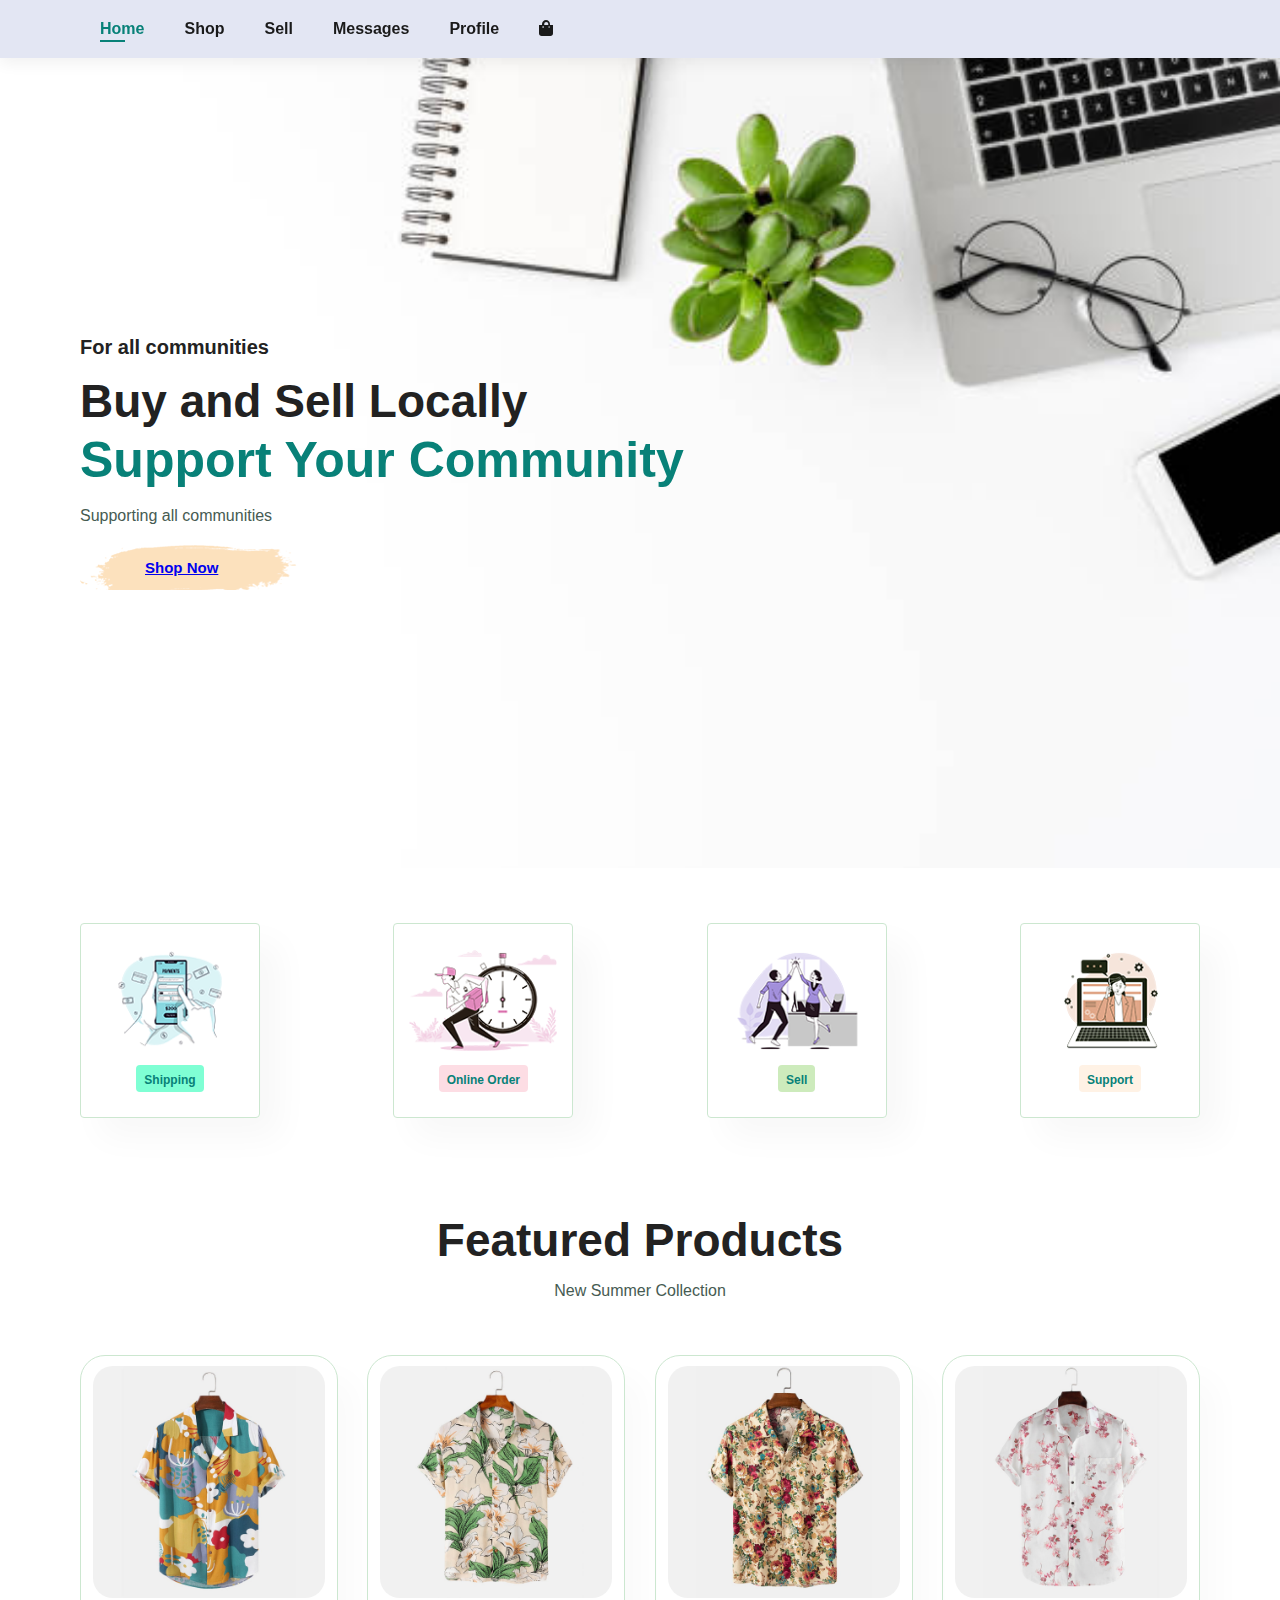
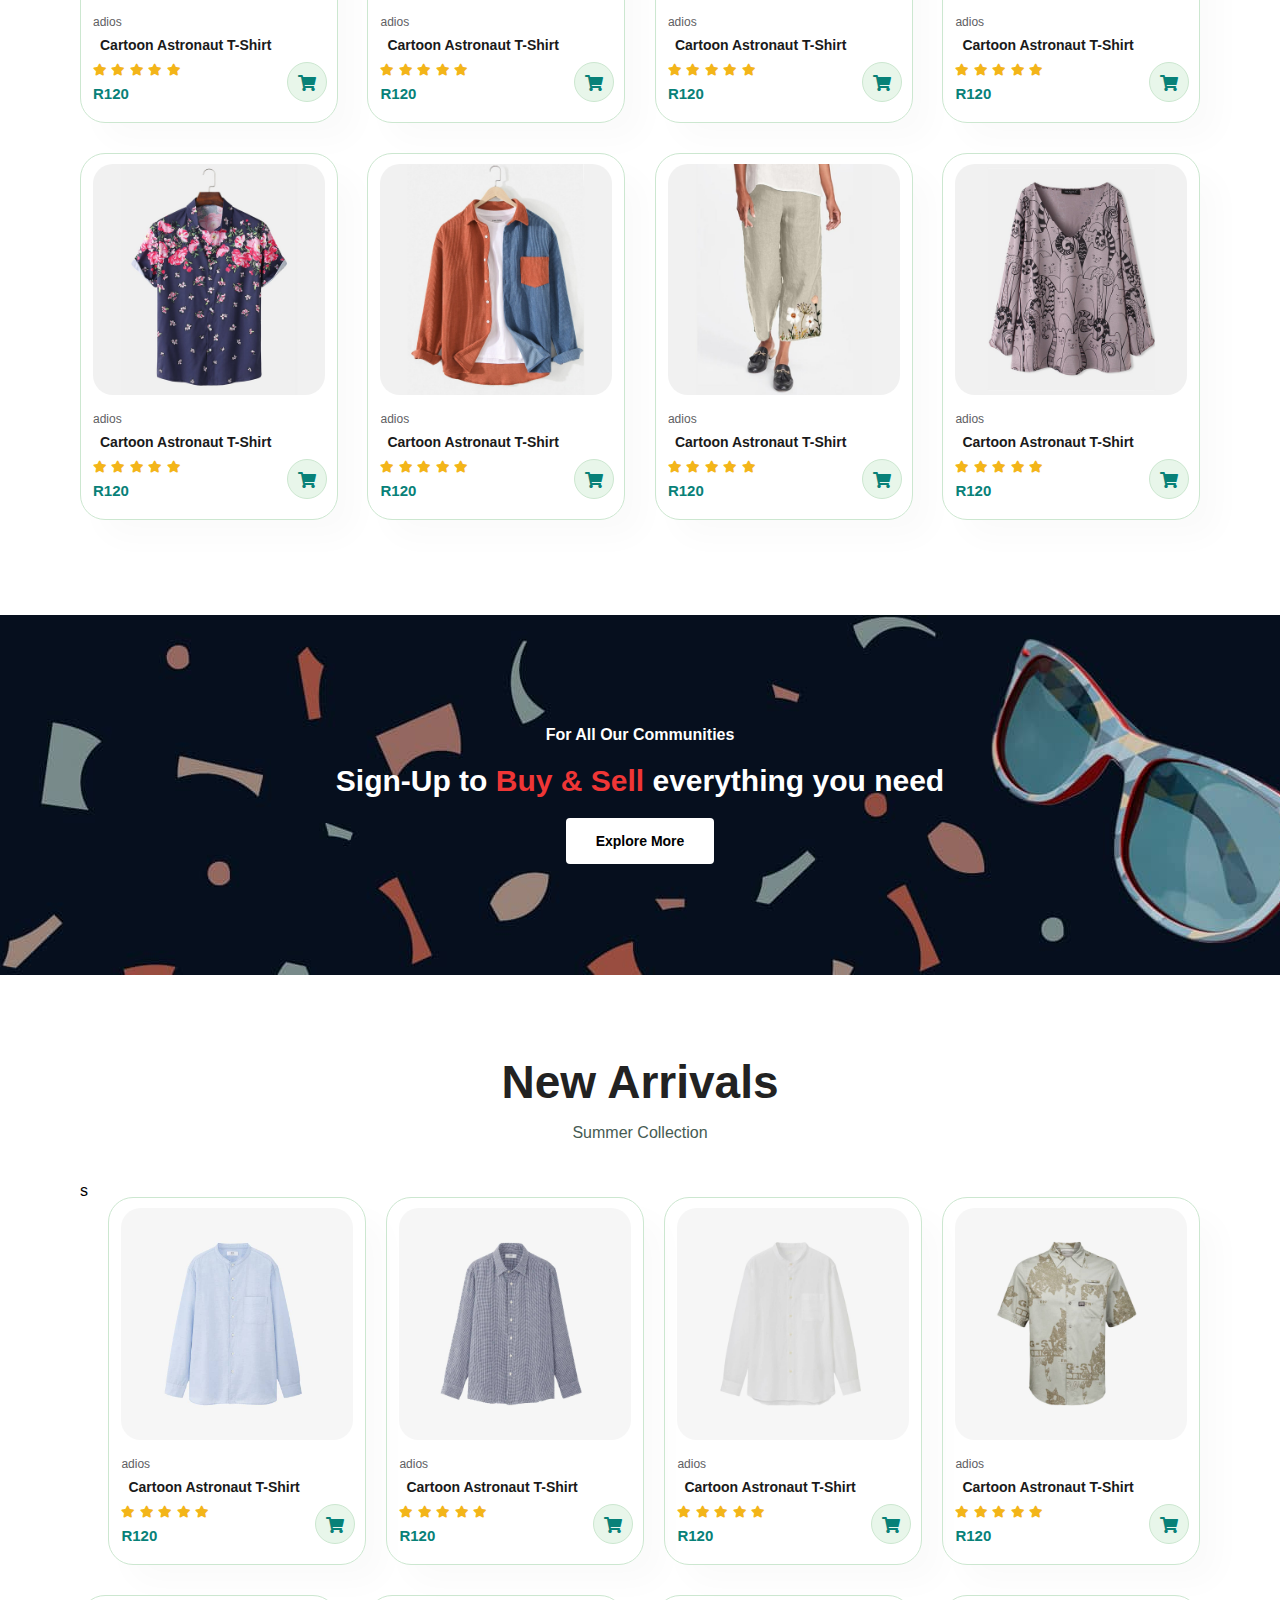
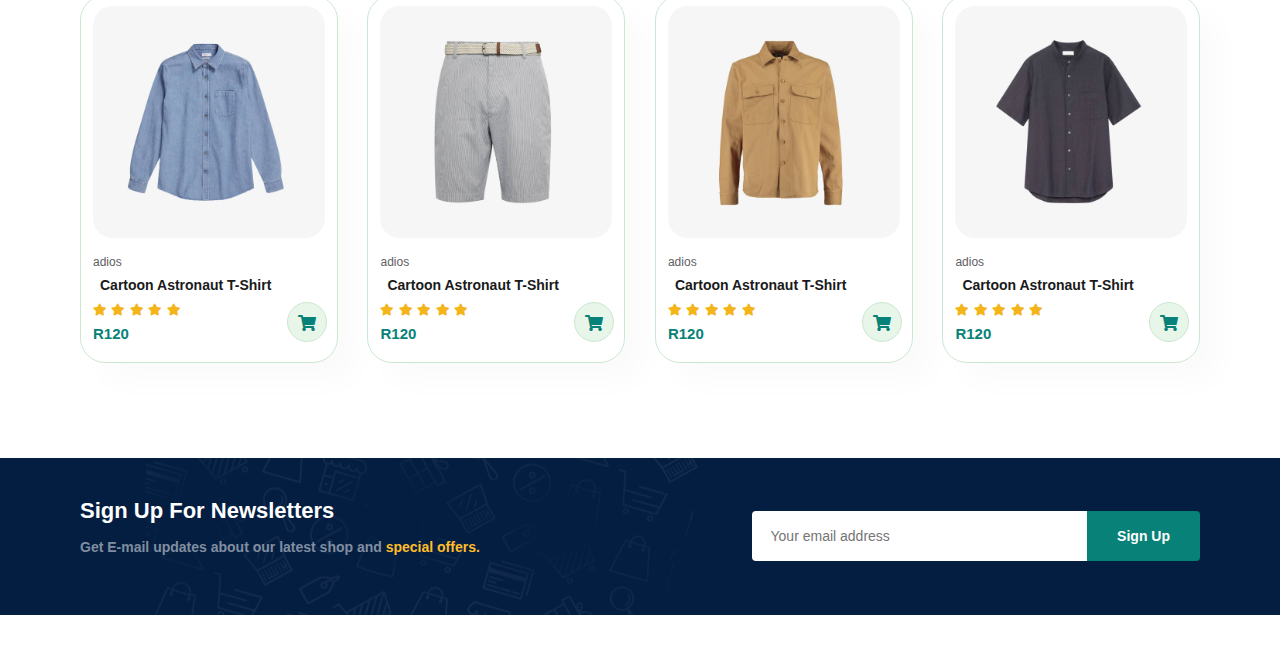
<file: index.html>
<!DOCTYPE html>
<html lang="en">

<head>
	<meta charset="UTF-8">
	<meta http-equiv="X-UA-Compatible" content="IE=edge">
	<meta name="viewport" content="width=device-width, initial-scale=1.0">
	<title>LocalConnect SA</title>
	<link rel="stylesheet" href="https://use.fontawesome.com/releases/v5.15.4/css/all.css" />

	<link rel="stylesheet" href="style.css">
</head>

<body>
	
	<section id="header">
		<div>
			<ul id="navbar">
				<li><a class="active" href="index.html">Home</a></li>
				<li><a href="products.html">Shop</a></li>
				<li><a href="sell.html">Sell</a></li>
				<li><a href="messages.html">Messages</a></li>
				<li><a href="profile.html">Profile</a></li>
				<li id="lg-bag"><a href="cart.html"><i class="fas fa-shopping-bag"></i></a></li>
				<a href="#" id="close"><i class="fa fa-times"></i></a>
			</ul>
		
		</div>
		<div id="mobile">
			<a href="cart.html"><i class="fas fa-shopping-bag"></i></a>
			<i id="bar" class="fas fa-outdent"></i>"
		</div>
	
	</section>

	<section id="hero">
		<h4>For all communities</h4>
		<h2>Buy and Sell Locally</h2>
		<h1>Support Your Community</h1>
		<p>Supporting all communities</p>
		<button><a href="products.html">Shop Now</a></button>
	</section>

	<section id="feature" class="section-p1">
		<div class="fe-box">
			<img src="image/features/f1.png" alt="">
			<h6>Shipping</h6>
		</div>
		<div class="fe-box">
			<img src="image/features/f2.png" alt="">
			<h6>Online Order</h6>
		</div>
		<div class="fe-box">
			<img src="image/features/f5.png" alt="">
			<h6>Sell</h6>
		</div>
				<div class="fe-box">
			<img src="image/features/f6.png" alt="">
			<h6>Support</h6>
		</div>


	</section>
	
	<section id="Product1" class="section-p1">
		<h2>Featured Products</h2>
		<p>New Summer Collection</p>
		<div class="pro-container">
			<div class="pro" onclick="window.location.href='sproduct.html';">
				<img src="image/Products/f1.jpg" alt="">
				<div class="des">
					<span>adios</span>
					<h5>Cartoon Astronaut T-Shirt</h5>
					<div class="star">
						<i class="fas fa-star"></i>
						<i class="fas fa-star"></i>
						<i class="fas fa-star"></i>
						<i class="fas fa-star"></i>
						<i class="fas fa-star"></i>
					</div>
					<h4>R120</h4>
				</div>
				<a href="#"><i class="fa fa-shopping-cart cart"></i></a>
			</div>
			<div class="pro" onclick="window.location.href='sproduct.html';">
				<img src="image/Products/f2.jpg" alt="">
				<div class="des">
					<span>adios</span>
					<h5>Cartoon Astronaut T-Shirt</h5>
					<div class="star">
						<i class="fas fa-star"></i>
						<i class="fas fa-star"></i>
						<i class="fas fa-star"></i>
						<i class="fas fa-star"></i>
						<i class="fas fa-star"></i>
					</div>
					<h4>R120</h4>
				</div>
				<a href="#"><i class="fa fa-shopping-cart cart"></i></a>
			</div><div class="pro" onclick="window.location.href='sproduct.html';">
				<img src="image/Products/f3.jpg" alt="">
				<div class="des">
					<span>adios</span>
					<h5>Cartoon Astronaut T-Shirt</h5>
					<div class="star">
						<i class="fas fa-star"></i>
						<i class="fas fa-star"></i>
						<i class="fas fa-star"></i>
						<i class="fas fa-star"></i>
						<i class="fas fa-star"></i>
					</div>
					<h4>R120</h4>
				</div>
				<a href="#"><i class="fa fa-shopping-cart cart"></i></a>
			</div><div class="pro" onclick="window.location.href='sproduct.html';">
				<img src="image/Products/f4.jpg" alt="">
				<div class="des">
					<span>adios</span>
					<h5>Cartoon Astronaut T-Shirt</h5>
					<div class="star">
						<i class="fas fa-star"></i>
						<i class="fas fa-star"></i>
						<i class="fas fa-star"></i>
						<i class="fas fa-star"></i>
						<i class="fas fa-star"></i>
					</div>
					<h4>R120</h4>
				</div>
				<a href="#"><i class="fa fa-shopping-cart cart"></i></a>
			</div><div class="pro">
				<img src="image/Products/f5.jpg" alt="">
				<div class="des">
					<span>adios</span>
					<h5>Cartoon Astronaut T-Shirt</h5>
					<div class="star">
						<i class="fas fa-star"></i>
						<i class="fas fa-star"></i>
						<i class="fas fa-star"></i>
						<i class="fas fa-star"></i>
						<i class="fas fa-star"></i>
					</div>
					<h4>R120</h4>
				</div>
				<a href="#"><i class="fa fa-shopping-cart cart"></i></a>
			</div><div class="pro">
				<img src="image/Products/f6.jpg" alt="">
				<div class="des">
					<span>adios</span>
					<h5>Cartoon Astronaut T-Shirt</h5>
					<div class="star">
						<i class="fas fa-star"></i>
						<i class="fas fa-star"></i>
						<i class="fas fa-star"></i>
						<i class="fas fa-star"></i>
						<i class="fas fa-star"></i>
					</div>
					<h4>R120</h4>
				</div>
				<a href="#"><i class="fa fa-shopping-cart cart"></i></a>
			</div><div class="pro">
				<img src="image/Products/f7.jpg" alt="">
				<div class="des">
					<span>adios</span>
					<h5>Cartoon Astronaut T-Shirt</h5>
					<div class="star">
						<i class="fas fa-star"></i>
						<i class="fas fa-star"></i>
						<i class="fas fa-star"></i>
						<i class="fas fa-star"></i>
						<i class="fas fa-star"></i>
					</div>
					<h4>R120</h4>
				</div>
				<a href="#"><i class="fa fa-shopping-cart cart"></i></a>
			</div><div class="pro">
				<img src="image/Products/f8.jpg" alt="">
				<div class="des">
					<span>adios</span>
					<h5>Cartoon Astronaut T-Shirt</h5>
					<div class="star">
						<i class="fas fa-star"></i>
						<i class="fas fa-star"></i>
						<i class="fas fa-star"></i>
						<i class="fas fa-star"></i>
						<i class="fas fa-star"></i>
					</div>
					<h4>R120</h4>
				</div>
				<a href="#"><i class="fa fa-shopping-cart cart"></i></a>
			</div>
		</div>
	</section>

	<section id="banner" class="section-m1">
		<h4>For All Our Communities</h4>
		<h2>Sign-Up to <span>Buy & Sell</span> everything you need</h2>
		<button class="normal">Explore More</button>
	</section>

	<section id="Product1" class="section-p1">
		<h2>New Arrivals</h2>
		<p>Summer Collection</p>
		<div class="pro-container">s
			<div class="pro">
				<img src="image/Products/n1.jpg" alt="">
				<div class="des">
					<span>adios</span>
					<h5>Cartoon Astronaut T-Shirt</h5>
					<div class="star">
						<i class="fas fa-star"></i>
						<i class="fas fa-star"></i>
						<i class="fas fa-star"></i>
						<i class="fas fa-star"></i>
						<i class="fas fa-star"></i>
					</div>
					<h4>R120</h4>
				</div>
				<a href="#"><i class="fa fa-shopping-cart cart"></i></a>
			</div>
			<div class="pro">
				<img src="image/Products/n2.jpg" alt="">
				<div class="des">
					<span>adios</span>
					<h5>Cartoon Astronaut T-Shirt</h5>
					<div class="star">
						<i class="fas fa-star"></i>
						<i class="fas fa-star"></i>
						<i class="fas fa-star"></i>
						<i class="fas fa-star"></i>
						<i class="fas fa-star"></i>
					</div>
					<h4>R120</h4>
				</div>
				<a href="#"><i class="fa fa-shopping-cart cart"></i></a>
			</div><div class="pro">
				<img src="image/Products/n3.jpg" alt="">
				<div class="des">
					<span>adios</span>
					<h5>Cartoon Astronaut T-Shirt</h5>
					<div class="star">
						<i class="fas fa-star"></i>
						<i class="fas fa-star"></i>
						<i class="fas fa-star"></i>
						<i class="fas fa-star"></i>
						<i class="fas fa-star"></i>
					</div>
					<h4>R120</h4>
				</div>
				<a href="#"><i class="fa fa-shopping-cart cart"></i></a>
			</div><div class="pro">
				<img src="image/Products/n4.jpg" alt="">
				<div class="des">
					<span>adios</span>
					<h5>Cartoon Astronaut T-Shirt</h5>
					<div class="star">
						<i class="fas fa-star"></i>
						<i class="fas fa-star"></i>
						<i class="fas fa-star"></i>
						<i class="fas fa-star"></i>
						<i class="fas fa-star"></i>
					</div>
					<h4>R120</h4>
				</div>
				<a href="#"><i class="fa fa-shopping-cart cart"></i></a>
			</div><div class="pro">
				<img src="image/Products/n5.jpg" alt="">
				<div class="des">
					<span>adios</span>
					<h5>Cartoon Astronaut T-Shirt</h5>
					<div class="star">
						<i class="fas fa-star"></i>
						<i class="fas fa-star"></i>
						<i class="fas fa-star"></i>
						<i class="fas fa-star"></i>
						<i class="fas fa-star"></i>
					</div>
					<h4>R120</h4>
				</div>
				<a href="#"><i class="fa fa-shopping-cart cart"></i></a>
			</div><div class="pro">
				<img src="image/Products/n6.jpg" alt="">
				<div class="des">
					<span>adios</span>
					<h5>Cartoon Astronaut T-Shirt</h5>
					<div class="star">
						<i class="fas fa-star"></i>
						<i class="fas fa-star"></i>
						<i class="fas fa-star"></i>
						<i class="fas fa-star"></i>
						<i class="fas fa-star"></i>
					</div>
					<h4>R120</h4>
				</div>
				<a href="#"><i class="fa fa-shopping-cart cart"></i></a>
			</div><div class="pro">
				<img src="image/Products/n7.jpg" alt="">
				<div class="des">
					<span>adios</span>
					<h5>Cartoon Astronaut T-Shirt</h5>
					<div class="star">
						<i class="fas fa-star"></i>
						<i class="fas fa-star"></i>
						<i class="fas fa-star"></i>
						<i class="fas fa-star"></i>
						<i class="fas fa-star"></i>
					</div>
					<h4>R120</h4>
				</div>
				<a href="#"><i class="fa fa-shopping-cart cart"></i></a>
			</div><div class="pro">
				<img src="image/Products/n8.jpg" alt="">
				<div class="des">
					<span>adios</span>
					<h5>Cartoon Astronaut T-Shirt</h5>
					<div class="star">
						<i class="fas fa-star"></i>
						<i class="fas fa-star"></i>
						<i class="fas fa-star"></i>
						<i class="fas fa-star"></i>
						<i class="fas fa-star"></i>
					</div>
					<h4>R120</h4>
				</div>
				<a href="#"><i class="fa fa-shopping-cart cart"></i></a>
			</div>
		</div>
	</section>

	<section id="newsletter" class="section-p1 section-m1">
		<div class="newstext">
			<h4>Sign Up For Newsletters</h4>
			<p>Get E-mail updates about our latest shop and <span>special offers.</span></p>
		</div>
		<div class="form">
			<input type="text" placeholder="Your email address">
			<button class="normal">Sign Up</button>
		</div>
	</section>






	<script src="script.js"></script>
</body>

</html>
</file>
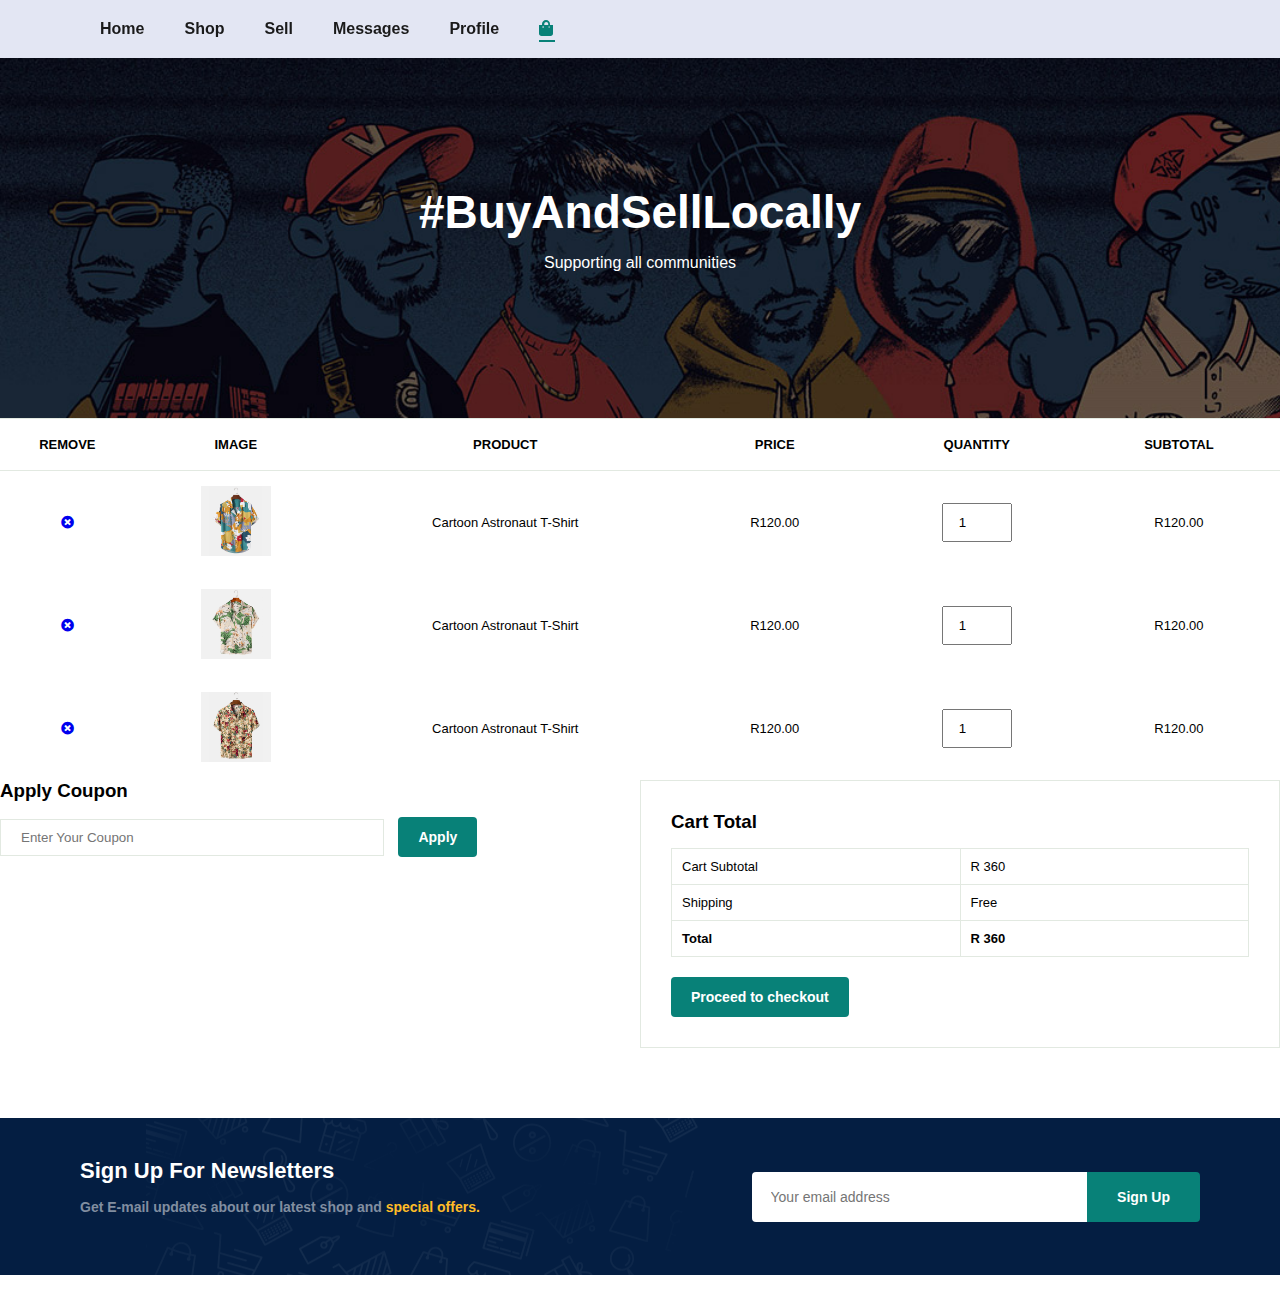
<file: cart.html>
<!DOCTYPE html>
<html lang="en">

<head>
	<meta charset="UTF-8">
	<meta http-equiv="X-UA-Compatible" content="IE=edge">
	<meta name="viewport" content="width=device-width, initial-scale=1.0">
	<title>LocalConnect SA</title>
	<link rel="stylesheet" href="https://use.fontawesome.com/releases/v5.15.4/css/all.css" />

	<link rel="stylesheet" href="style.css">
</head>

<body>
	
	<section id="header">
		<div>
			<ul id="navbar">
				<li><a href="Home.html">Home</a></li>
				<li><a href="products.html">Shop</a></li>
				<li><a href="sell.html">Sell</a></li>
				<li><a href="messages.html">Messages</a></li>
				<li><a href="profile.html">Profile</a></li>
				<li id="lg-bag"><a class="active" href="cart.html"><i class="fas fa-shopping-bag"></i></a></li>
				<a href="#" id="close"><i class="fa fa-times"></i></a>
			</ul>
		
		</div>
		<div id="mobile">
			<a href="cart.html"><i class="fas fa-shopping-bag"></i></a>
			<i id="bar" class="fas fa-outdent"></i>"
		</div>
	
	</section>

	<section id="page-header">

		<h2>#BuyAndSellLocally</h2>

		<p>Supporting all communities</p>

	</section>

    <section id="cart" class="secction-p1">
        <table width="100%">
            <thead>
                <tr>
                    <td>Remove</td>
                    <td>Image</td>
                    <td>Product</td>
                    <td>Price</td>
                    <td>Quantity</td>
                    <td>Subtotal</td>
                </tr>
            </thead>
            <tbody>
                <tr>
                    <td><a href="#"><i class="fa fa-times-circle"></i></a></td>
                    <td><img src="image/Products/f1.jpg" alt=""></td>
                    <td>Cartoon Astronaut T-Shirt</td>
                    <td>R120.00</td>
                    <td><input type="number" value="1" id=""></td>
                    <td>R120.00</td>
                </tr>
                <tr>
                    <td><a href="#"><i class="fa fa-times-circle"></i></a></td>
                    <td><img src="image/Products/f2.jpg" alt=""></td>
                    <td>Cartoon Astronaut T-Shirt</td>
                    <td>R120.00</td>
                    <td><input type="number" value="1" id=""></td>
                    <td>R120.00</td>
                </tr>
                <tr>
                    <td><a href="#"><i class="fa fa-times-circle"></i></a></td>
                    <td><img src="image/Products/f3.jpg" alt=""></td>
                    <td>Cartoon Astronaut T-Shirt</td>
                    <td>R120.00</td>
                    <td><input type="number" value="1" id=""></td>
                    <td>R120.00</td>
                </tr>
            </tbody>
        </table>
    </section>

    <section id="cart-add" class="secction-p1">
        <div id="coupon">
            <h3>Apply Coupon</h3>
            <div>
                <input type="text" placeholder="Enter Your Coupon">
                <button class="normal">Apply</button>
            </div>
        </div>

        <div id="subtotal">
            <h3>Cart Total</h3>
            <table>
                <tr>
                    <td>Cart Subtotal</td>
                    <td>R 360</td>
                </tr>
                <tr>
                    <td>Shipping</td>
                    <td>Free</td>
                </tr>
                <tr>
                    <td><strong>Total</strong></td>
                    <td><strong>R 360</strong></td>
                </tr>
            </table>
            <button class="normal">Proceed to checkout</button>
        </div>
    </section>
	
	<section id="newsletter" class="section-p1 section-m1">
		<div class="newstext">
			<h4>Sign Up For Newsletters</h4>
			<p>Get E-mail updates about our latest shop and <span>special offers.</span></p>
		</div>
		<div class="form">
			<input type="text" placeholder="Your email address">
			<button class="normal">Sign Up</button>
		</div>
	</section>

    

	<script src="script.js"></script>
</body>

</html>
</file>
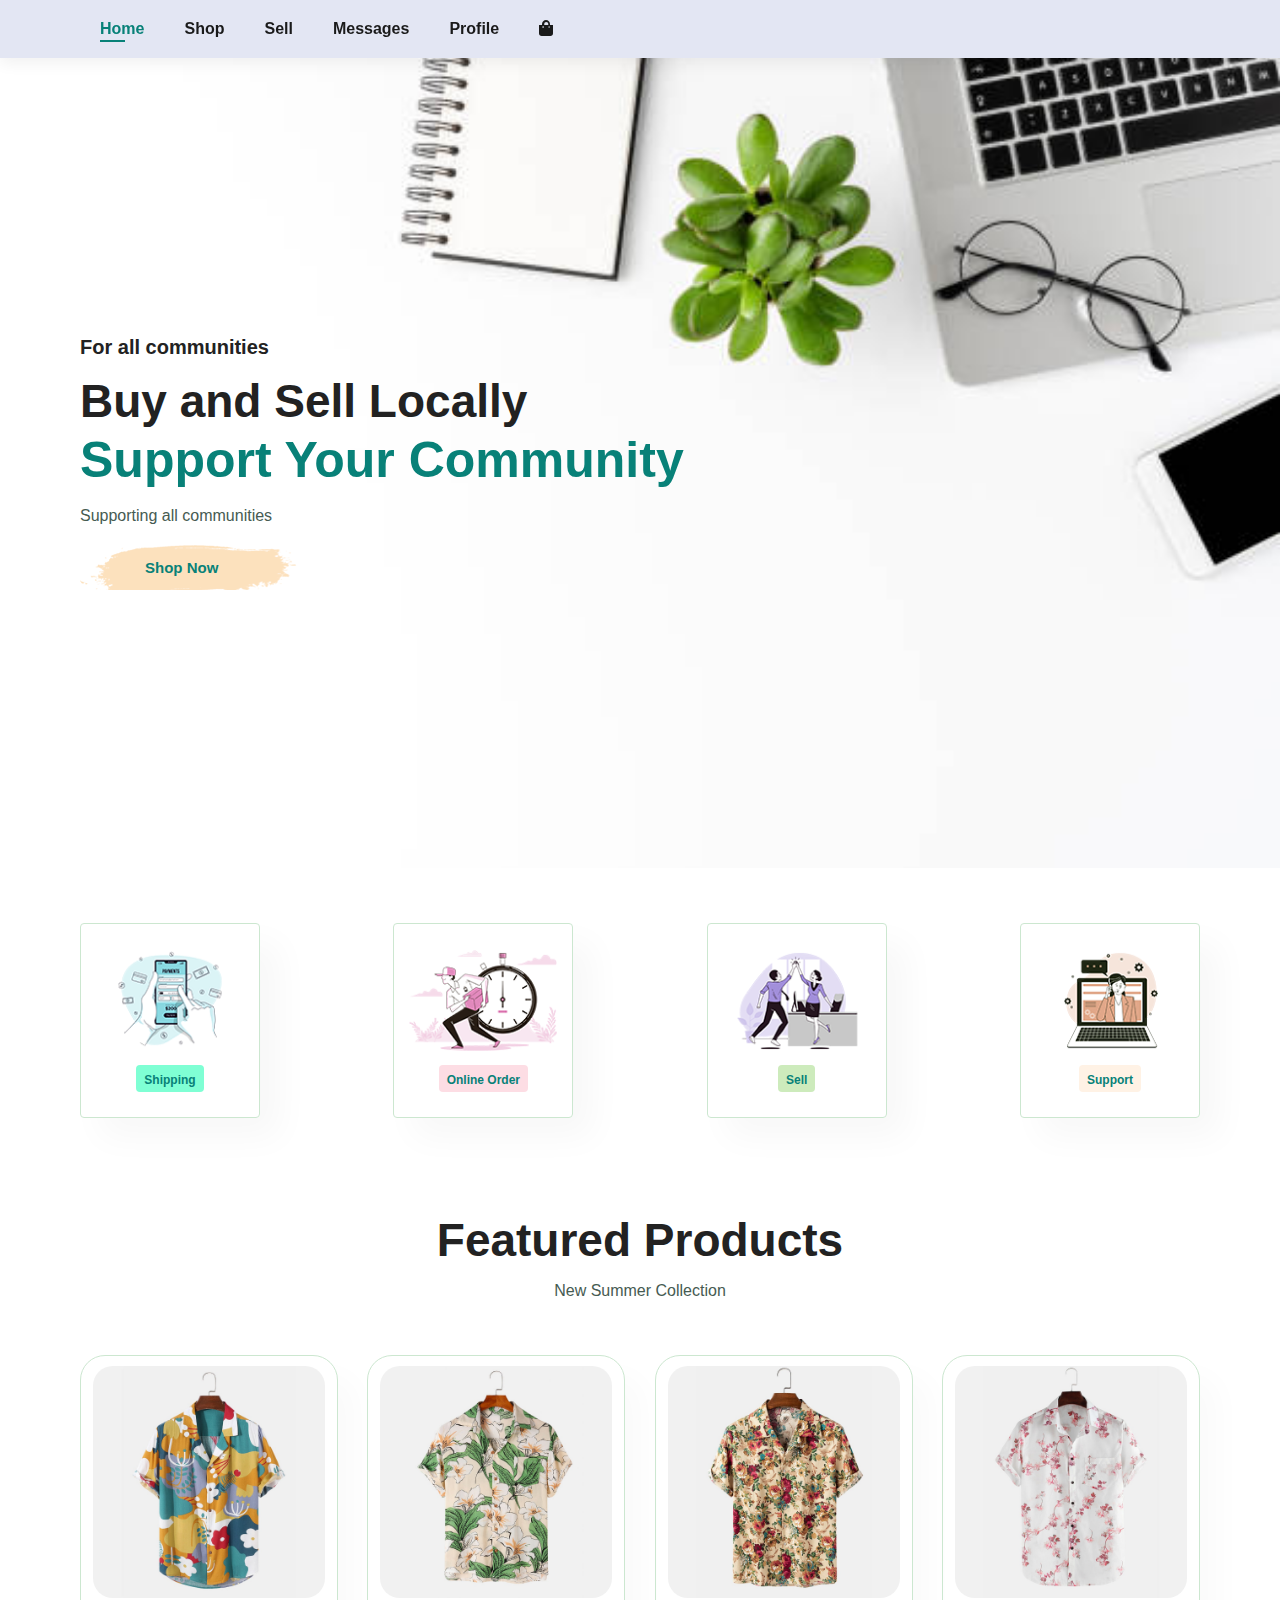
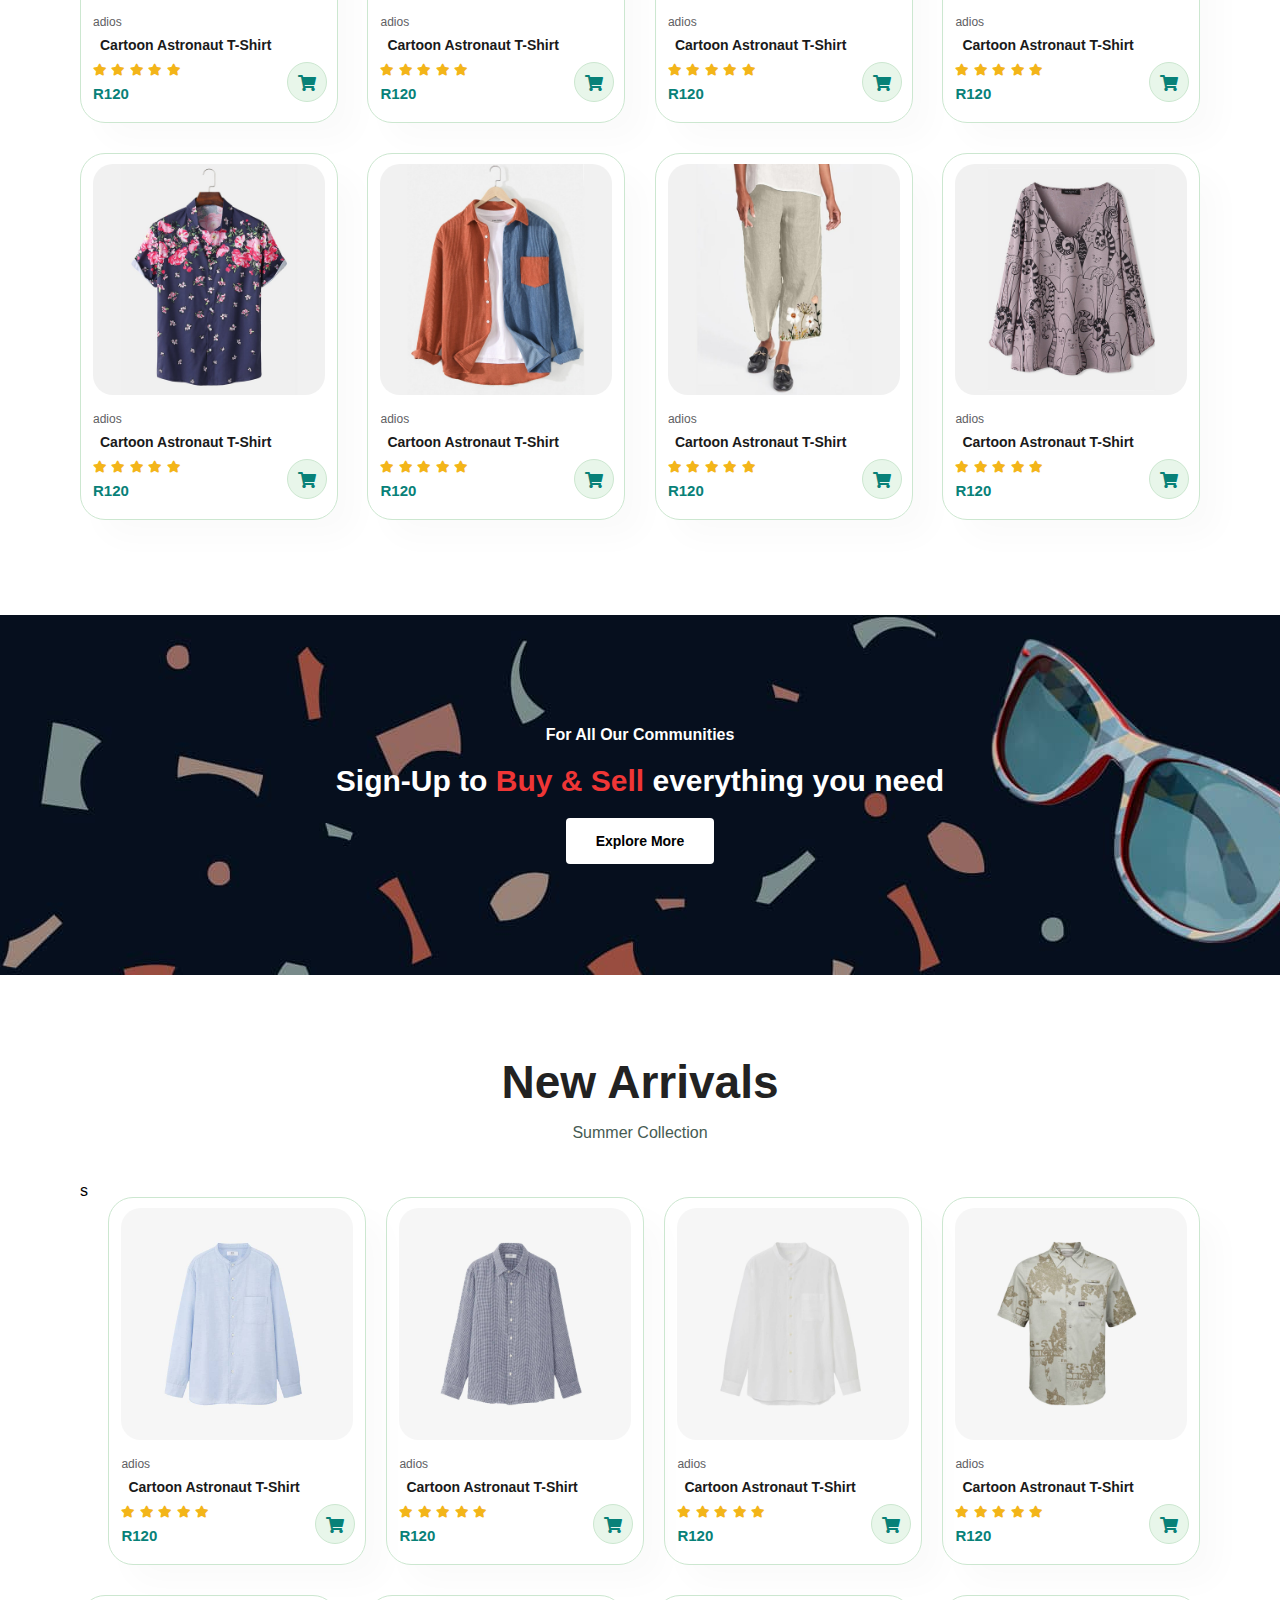
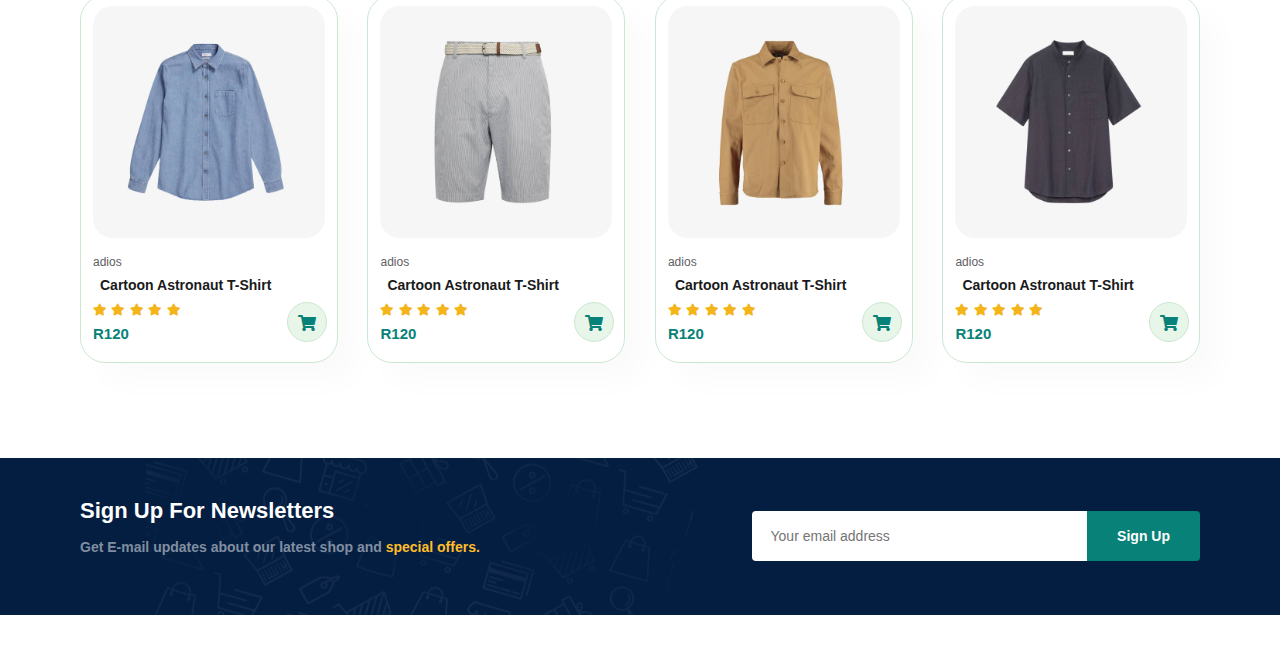
<file: Home.html>
<!DOCTYPE html>
<html lang="en">

<head>
	<meta charset="UTF-8">
	<meta http-equiv="X-UA-Compatible" content="IE=edge">
	<meta name="viewport" content="width=device-width, initial-scale=1.0">
	<title>LocalConnect SA</title>
	<link rel="stylesheet" href="https://use.fontawesome.com/releases/v5.15.4/css/all.css" />

	<link rel="stylesheet" href="style.css">
</head>

<body>
	
	<section id="header">
		<div>
			<ul id="navbar">
				<li><a class="active" href="Home.html">Home</a></li>
				<li><a href="products.html">Shop</a></li>
				<li><a href="sell.html">Sell</a></li>
				<li><a href="messages.html">Messages</a></li>
				<li><a href="profile.html">Profile</a></li>
				<li id="lg-bag"><a href="cart.html"><i class="fas fa-shopping-bag"></i></a></li>
				<a href="#" id="close"><i class="fa fa-times"></i></a>
			</ul>
		
		</div>
		<div id="mobile">
			<a href="cart.html"><i class="fas fa-shopping-bag"></i></a>
			<i id="bar" class="fas fa-outdent"></i>"
		</div>
	
	</section>

	<section id="hero">
		<h4>For all communities</h4>
		<h2>Buy and Sell Locally</h2>
		<h1>Support Your Community</h1>
		<p>Supporting all communities</p>
		<button>Shop Now</button>
	</section>

	<section id="feature" class="section-p1">
		<div class="fe-box">
			<img src="image/features/f1.png" alt="">
			<h6>Shipping</h6>
		</div>
		<div class="fe-box">
			<img src="image/features/f2.png" alt="">
			<h6>Online Order</h6>
		</div>
		<div class="fe-box">
			<img src="image/features/f5.png" alt="">
			<h6>Sell</h6>
		</div>
				<div class="fe-box">
			<img src="image/features/f6.png" alt="">
			<h6>Support</h6>
		</div>


	</section>
	
	<section id="Product1" class="section-p1">
		<h2>Featured Products</h2>
		<p>New Summer Collection</p>
		<div class="pro-container">
			<div class="pro" onclick="window.location.href='sproduct.html';">
				<img src="image/Products/f1.jpg" alt="">
				<div class="des">
					<span>adios</span>
					<h5>Cartoon Astronaut T-Shirt</h5>
					<div class="star">
						<i class="fas fa-star"></i>
						<i class="fas fa-star"></i>
						<i class="fas fa-star"></i>
						<i class="fas fa-star"></i>
						<i class="fas fa-star"></i>
					</div>
					<h4>R120</h4>
				</div>
				<a href="#"><i class="fa fa-shopping-cart cart"></i></a>
			</div>
			<div class="pro" onclick="window.location.href='sproduct.html';">
				<img src="image/Products/f2.jpg" alt="">
				<div class="des">
					<span>adios</span>
					<h5>Cartoon Astronaut T-Shirt</h5>
					<div class="star">
						<i class="fas fa-star"></i>
						<i class="fas fa-star"></i>
						<i class="fas fa-star"></i>
						<i class="fas fa-star"></i>
						<i class="fas fa-star"></i>
					</div>
					<h4>R120</h4>
				</div>
				<a href="#"><i class="fa fa-shopping-cart cart"></i></a>
			</div><div class="pro" onclick="window.location.href='sproduct.html';">
				<img src="image/Products/f3.jpg" alt="">
				<div class="des">
					<span>adios</span>
					<h5>Cartoon Astronaut T-Shirt</h5>
					<div class="star">
						<i class="fas fa-star"></i>
						<i class="fas fa-star"></i>
						<i class="fas fa-star"></i>
						<i class="fas fa-star"></i>
						<i class="fas fa-star"></i>
					</div>
					<h4>R120</h4>
				</div>
				<a href="#"><i class="fa fa-shopping-cart cart"></i></a>
			</div><div class="pro" onclick="window.location.href='sproduct.html';">
				<img src="image/Products/f4.jpg" alt="">
				<div class="des">
					<span>adios</span>
					<h5>Cartoon Astronaut T-Shirt</h5>
					<div class="star">
						<i class="fas fa-star"></i>
						<i class="fas fa-star"></i>
						<i class="fas fa-star"></i>
						<i class="fas fa-star"></i>
						<i class="fas fa-star"></i>
					</div>
					<h4>R120</h4>
				</div>
				<a href="#"><i class="fa fa-shopping-cart cart"></i></a>
			</div><div class="pro">
				<img src="image/Products/f5.jpg" alt="">
				<div class="des">
					<span>adios</span>
					<h5>Cartoon Astronaut T-Shirt</h5>
					<div class="star">
						<i class="fas fa-star"></i>
						<i class="fas fa-star"></i>
						<i class="fas fa-star"></i>
						<i class="fas fa-star"></i>
						<i class="fas fa-star"></i>
					</div>
					<h4>R120</h4>
				</div>
				<a href="#"><i class="fa fa-shopping-cart cart"></i></a>
			</div><div class="pro">
				<img src="image/Products/f6.jpg" alt="">
				<div class="des">
					<span>adios</span>
					<h5>Cartoon Astronaut T-Shirt</h5>
					<div class="star">
						<i class="fas fa-star"></i>
						<i class="fas fa-star"></i>
						<i class="fas fa-star"></i>
						<i class="fas fa-star"></i>
						<i class="fas fa-star"></i>
					</div>
					<h4>R120</h4>
				</div>
				<a href="#"><i class="fa fa-shopping-cart cart"></i></a>
			</div><div class="pro">
				<img src="image/Products/f7.jpg" alt="">
				<div class="des">
					<span>adios</span>
					<h5>Cartoon Astronaut T-Shirt</h5>
					<div class="star">
						<i class="fas fa-star"></i>
						<i class="fas fa-star"></i>
						<i class="fas fa-star"></i>
						<i class="fas fa-star"></i>
						<i class="fas fa-star"></i>
					</div>
					<h4>R120</h4>
				</div>
				<a href="#"><i class="fa fa-shopping-cart cart"></i></a>
			</div><div class="pro">
				<img src="image/Products/f8.jpg" alt="">
				<div class="des">
					<span>adios</span>
					<h5>Cartoon Astronaut T-Shirt</h5>
					<div class="star">
						<i class="fas fa-star"></i>
						<i class="fas fa-star"></i>
						<i class="fas fa-star"></i>
						<i class="fas fa-star"></i>
						<i class="fas fa-star"></i>
					</div>
					<h4>R120</h4>
				</div>
				<a href="#"><i class="fa fa-shopping-cart cart"></i></a>
			</div>
		</div>
	</section>

	<section id="banner" class="section-m1">
		<h4>For All Our Communities</h4>
		<h2>Sign-Up to <span>Buy & Sell</span> everything you need</h2>
		<button class="normal">Explore More</button>
	</section>

	<section id="Product1" class="section-p1">
		<h2>New Arrivals</h2>
		<p>Summer Collection</p>
		<div class="pro-container">s
			<div class="pro">
				<img src="image/Products/n1.jpg" alt="">
				<div class="des">
					<span>adios</span>
					<h5>Cartoon Astronaut T-Shirt</h5>
					<div class="star">
						<i class="fas fa-star"></i>
						<i class="fas fa-star"></i>
						<i class="fas fa-star"></i>
						<i class="fas fa-star"></i>
						<i class="fas fa-star"></i>
					</div>
					<h4>R120</h4>
				</div>
				<a href="#"><i class="fa fa-shopping-cart cart"></i></a>
			</div>
			<div class="pro">
				<img src="image/Products/n2.jpg" alt="">
				<div class="des">
					<span>adios</span>
					<h5>Cartoon Astronaut T-Shirt</h5>
					<div class="star">
						<i class="fas fa-star"></i>
						<i class="fas fa-star"></i>
						<i class="fas fa-star"></i>
						<i class="fas fa-star"></i>
						<i class="fas fa-star"></i>
					</div>
					<h4>R120</h4>
				</div>
				<a href="#"><i class="fa fa-shopping-cart cart"></i></a>
			</div><div class="pro">
				<img src="image/Products/n3.jpg" alt="">
				<div class="des">
					<span>adios</span>
					<h5>Cartoon Astronaut T-Shirt</h5>
					<div class="star">
						<i class="fas fa-star"></i>
						<i class="fas fa-star"></i>
						<i class="fas fa-star"></i>
						<i class="fas fa-star"></i>
						<i class="fas fa-star"></i>
					</div>
					<h4>R120</h4>
				</div>
				<a href="#"><i class="fa fa-shopping-cart cart"></i></a>
			</div><div class="pro">
				<img src="image/Products/n4.jpg" alt="">
				<div class="des">
					<span>adios</span>
					<h5>Cartoon Astronaut T-Shirt</h5>
					<div class="star">
						<i class="fas fa-star"></i>
						<i class="fas fa-star"></i>
						<i class="fas fa-star"></i>
						<i class="fas fa-star"></i>
						<i class="fas fa-star"></i>
					</div>
					<h4>R120</h4>
				</div>
				<a href="#"><i class="fa fa-shopping-cart cart"></i></a>
			</div><div class="pro">
				<img src="image/Products/n5.jpg" alt="">
				<div class="des">
					<span>adios</span>
					<h5>Cartoon Astronaut T-Shirt</h5>
					<div class="star">
						<i class="fas fa-star"></i>
						<i class="fas fa-star"></i>
						<i class="fas fa-star"></i>
						<i class="fas fa-star"></i>
						<i class="fas fa-star"></i>
					</div>
					<h4>R120</h4>
				</div>
				<a href="#"><i class="fa fa-shopping-cart cart"></i></a>
			</div><div class="pro">
				<img src="image/Products/n6.jpg" alt="">
				<div class="des">
					<span>adios</span>
					<h5>Cartoon Astronaut T-Shirt</h5>
					<div class="star">
						<i class="fas fa-star"></i>
						<i class="fas fa-star"></i>
						<i class="fas fa-star"></i>
						<i class="fas fa-star"></i>
						<i class="fas fa-star"></i>
					</div>
					<h4>R120</h4>
				</div>
				<a href="#"><i class="fa fa-shopping-cart cart"></i></a>
			</div><div class="pro">
				<img src="image/Products/n7.jpg" alt="">
				<div class="des">
					<span>adios</span>
					<h5>Cartoon Astronaut T-Shirt</h5>
					<div class="star">
						<i class="fas fa-star"></i>
						<i class="fas fa-star"></i>
						<i class="fas fa-star"></i>
						<i class="fas fa-star"></i>
						<i class="fas fa-star"></i>
					</div>
					<h4>R120</h4>
				</div>
				<a href="#"><i class="fa fa-shopping-cart cart"></i></a>
			</div><div class="pro">
				<img src="image/Products/n8.jpg" alt="">
				<div class="des">
					<span>adios</span>
					<h5>Cartoon Astronaut T-Shirt</h5>
					<div class="star">
						<i class="fas fa-star"></i>
						<i class="fas fa-star"></i>
						<i class="fas fa-star"></i>
						<i class="fas fa-star"></i>
						<i class="fas fa-star"></i>
					</div>
					<h4>R120</h4>
				</div>
				<a href="#"><i class="fa fa-shopping-cart cart"></i></a>
			</div>
		</div>
	</section>

	<section id="newsletter" class="section-p1 section-m1">
		<div class="newstext">
			<h4>Sign Up For Newsletters</h4>
			<p>Get E-mail updates about our latest shop and <span>special offers.</span></p>
		</div>
		<div class="form">
			<input type="text" placeholder="Your email address">
			<button class="normal">Sign Up</button>
		</div>
	</section>






	<script src="script.js"></script>
</body>

</html>
</file>
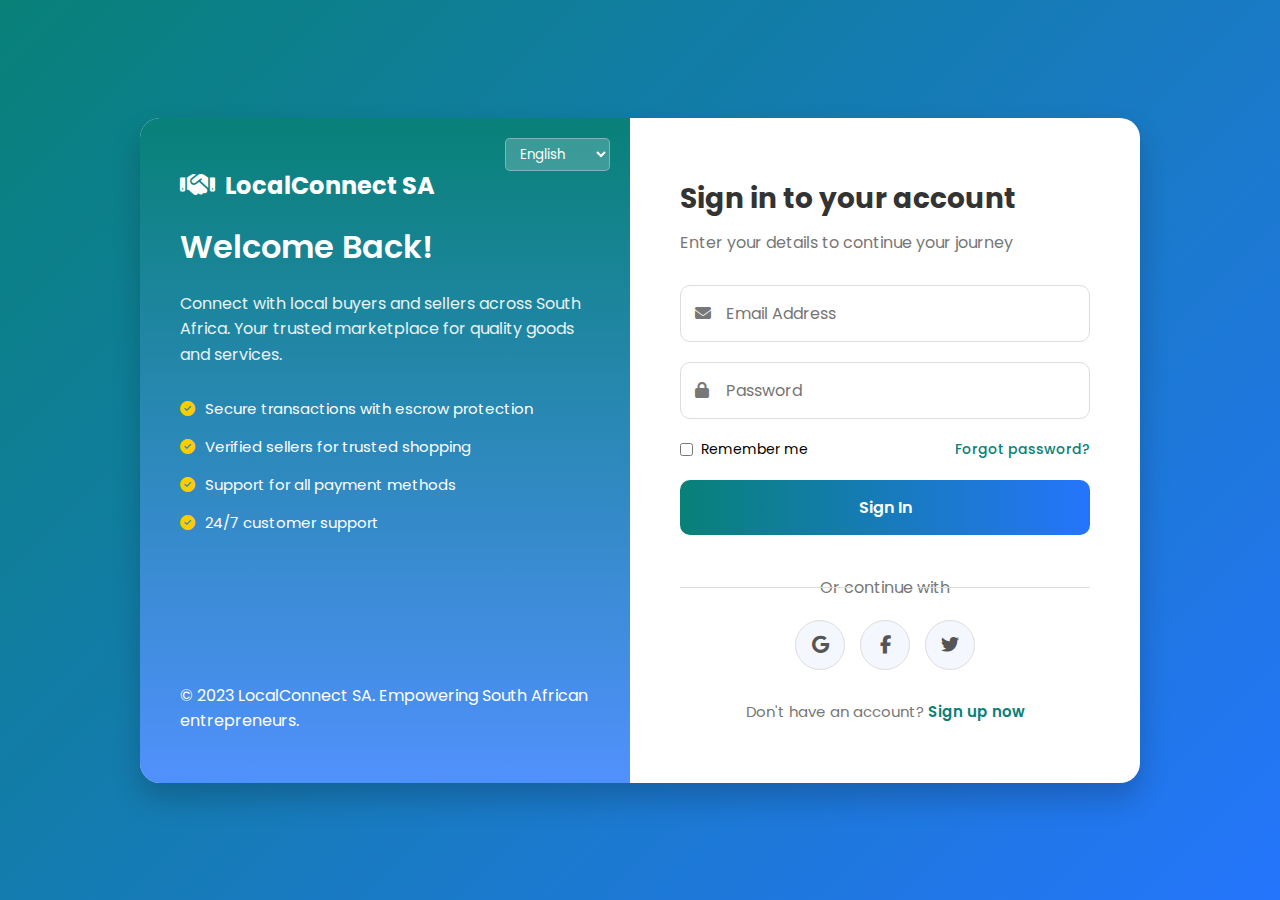
<file: login.html>
<!DOCTYPE html>
<html lang="en">
<head>
    <meta charset="UTF-8">
    <meta name="viewport" content="width=device-width, initial-scale=1.0">
    <title>LocalConnect SA - Login</title>
    <link rel="stylesheet" href="https://cdnjs.cloudflare.com/ajax/libs/font-awesome/6.4.0/css/all.min.css">
    <link href="https://fonts.googleapis.com/css2?family=Poppins:wght@300;400;500;600;700&display=swap" rel="stylesheet">
    <style>
        * {
            margin: 0;
            padding: 0;
            box-sizing: border-box;
            font-family: 'Poppins', sans-serif;
        }

        body {
            background: linear-gradient(135deg, #088178 0%, #2575fc 100%);
            min-height: 100vh;
            display: flex;
            justify-content: center;
            align-items: center;
            padding: 20px;
        }

        .container {
            display: flex;
            width: 100%;
            max-width: 1000px;
            background: white;
            border-radius: 20px;
            box-shadow: 0 15px 30px rgba(0, 0, 0, 0.2);
            overflow: hidden;
        }

        .left-panel {
            flex: 1;
            background: linear-gradient(#088178, rgba(37, 117, 252, 0.8)), url('https://images.unsplash.com/photo-1607082348824-0a96f2a4b9da?ixlib=rb-4.0.3&ixid=M3wxMjA3fDB8MHxwaG90by1wYWdlfHx8fGVufDB8fHx8fA%3D%3D&auto=format&fit=crop&w=600&q=80') center/cover;
            color: white;
            padding: 50px 40px;
            display: flex;
            flex-direction: column;
            justify-content: space-between;
            position: relative;
        }

        .logo {
            font-size: 24px;
            font-weight: 700;
            display: flex;
            align-items: center;
            margin-bottom: 20px;
        }

        .logo i {
            margin-right: 10px;
            font-size: 28px;
        }

        .panel-content h2 {
            font-size: 32px;
            margin-bottom: 20px;
            font-weight: 600;
        }

        .panel-content p {
            font-size: 16px;
            line-height: 1.6;
            opacity: 0.9;
            margin-bottom: 30px;
        }

        .features {
            list-style: none;
        }

        .features li {
            display: flex;
            align-items: center;
            margin-bottom: 15px;
            font-size: 15px;
        }

        .features i {
            margin-right: 10px;
            color: #ffcc00;
        }

        .right-panel {
            flex: 1;
            padding: 60px 50px;
            display: flex;
            flex-direction: column;
            justify-content: center;
        }

        .right-panel h1 {
            font-size: 28px;
            margin-bottom: 10px;
            color: #333;
        }

        .right-panel p {
            color: #777;
            margin-bottom: 30px;
        }

        .form-group {
            margin-bottom: 20px;
        }

        .input-with-icon {
            position: relative;
        }

        .input-with-icon i {
            position: absolute;
            left: 15px;
            top: 50%;
            transform: translateY(-50%);
            color: #777;
        }

        .form-control {
            width: 100%;
            padding: 15px 15px 15px 45px;
            border: 1px solid #ddd;
            border-radius: 10px;
            font-size: 16px;
            transition: all 0.3s;
        }

        .form-control:focus {
            border-color: #088178;
            box-shadow: 0 0 0 3px rgba(106, 17, 203, 0.1);
            outline: none;
        }

        .options {
            display: flex;
            justify-content: space-between;
            align-items: center;
            margin-bottom: 20px;
            font-size: 14px;
        }

        .remember {
            display: flex;
            align-items: center;
        }

        .remember input {
            margin-right: 8px;
        }

        .forgot {
            color: #088178;
            text-decoration: none;
            font-weight: 500;
        }

        .forgot:hover {
            text-decoration: underline;
        }

        .btn {
            width: 100%;
            padding: 15px;
            background: linear-gradient(to right, #088178, #2575fc);
            color: white;
            border: none;
            border-radius: 10px;
            font-size: 16px;
            font-weight: 600;
            cursor: pointer;
            transition: all 0.3s;
            margin-bottom: 20px;
        }

        .btn:hover {
            background: linear-gradient(to right, #088178, #1c6af0);
            transform: translateY(-2px);
            box-shadow: 0 5px 15px rgba(37, 117, 252, 0.3);
        }

        .divider {
            text-align: center;
            position: relative;
            margin: 20px 0;
            color: #777;
        }

        .divider::before,
        .divider::after {
            content: '';
            position: absolute;
            top: 50%;
            width: 42%;
            height: 1px;
            background: #ddd;
        }

        .divider::before {
            left: 0;
        }

        .divider::after {
            right: 0;
        }

        .social-login {
            display: flex;
            justify-content: center;
            gap: 15px;
            margin-bottom: 30px;
        }

        .social-btn {
            width: 50px;
            height: 50px;
            border-radius: 50%;
            display: flex;
            justify-content: center;
            align-items: center;
            background: #f5f7ff;
            color: #555;
            border: 1px solid #ddd;
            font-size: 18px;
            cursor: pointer;
            transition: all 0.3s;
        }

        .social-btn:hover {
            background: #eef1ff;
            transform: translateY(-3px);
            box-shadow: 0 5px 10px rgba(0, 0, 0, 0.05);
        }

        .signup-link {
            text-align: center;
            color: #777;
            font-size: 15px;
        }

        .signup-link a {
            color: #088178;
            text-decoration: none;
            font-weight: 600;
        }

        .signup-link a:hover {
            text-decoration: underline;
        }

        .language-selector {
            position: absolute;
            top: 20px;
            right: 20px;
        }

        .language-selector select {
            background: rgba(255, 255, 255, 0.2);
            border: 1px solid rgba(255, 255, 255, 0.3);
            border-radius: 5px;
            padding: 5px 10px;
            color: white;
        }

        .language-selector select option {
            background: #088178;
        }

        /* Responsive Design */
        @media (max-width: 900px) {
            .container {
                flex-direction: column;
                max-width: 500px;
            }
            
            .left-panel {
                padding: 40px 30px;
            }
            
            .right-panel {
                padding: 40px 30px;
            }
        }

        @media (max-width: 480px) {
            .options {
                flex-direction: column;
                align-items: flex-start;
            }
            
            .forgot {
                margin-top: 10px;
            }
        }
    </style>
</head>
<body>
    <div class="container">
        <div class="left-panel">
            <div class="language-selector">
                <select>
                    <option>English</option>
                    <option>Afrikaans</option>
                    <option>isiZulu</option>
                    <option>isiXhosa</option>
                </select>
            </div>
            <div>
                <div class="logo">
                    <i class="fas fa-handshake"></i>
                    LocalConnect SA
                </div>
                <div class="panel-content">
                    <h2>Welcome Back!</h2>
                    <p>Connect with local buyers and sellers across South Africa. Your trusted marketplace for quality goods and services.</p>
                    <ul class="features">
                        <li><i class="fas fa-check-circle"></i> Secure transactions with escrow protection</li>
                        <li><i class="fas fa-check-circle"></i> Verified sellers for trusted shopping</li>
                        <li><i class="fas fa-check-circle"></i> Support for all payment methods</li>
                        <li><i class="fas fa-check-circle"></i> 24/7 customer support</li>
                    </ul>
                </div>
            </div>
            <div class="footer">
                <p>© 2023 LocalConnect SA. Empowering South African entrepreneurs.</p>
            </div>
        </div>
        
        <div class="right-panel">
            <h1>Sign in to your account</h1>
            <p>Enter your details to continue your journey</p>
            
            <form id="loginForm">
                <div class="form-group">
                    <div class="input-with-icon">
                        <i class="fas fa-envelope"></i>
                        <input type="email" class="form-control" placeholder="Email Address" required>
                    </div>
                </div>
                
                <div class="form-group">
                    <div class="input-with-icon">
                        <i class="fas fa-lock"></i>
                        <input type="password" class="form-control" placeholder="Password" required>
                    </div>
                </div>
                
                <div class="options">
                    <div class="remember">
                        <input type="checkbox" id="remember">
                        <label for="remember">Remember me</label>
                    </div>
                    <a href="#" class="forgot">Forgot password?</a>
                </div>
                
                <button type="submit" class="btn">Sign In</button>
            </form>
            
            <div class="divider">Or continue with</div>
            
            <div class="social-login">
                <div class="social-btn">
                    <i class="fab fa-google"></i>
                </div>
                <div class="social-btn">
                    <i class="fab fa-facebook-f"></i>
                </div>
                <div class="social-btn">
                    <i class="fab fa-twitter"></i>
                </div>
            </div>
            
            <div class="signup-link">
                Don't have an account? <a href="signup.html">Sign up now</a>
            </div>
        </div>
    </div>

    <script>
        // Form submission handler
        document.getElementById('loginForm').addEventListener('submit', function(e) {
            e.preventDefault();
            
            // Get form values
            const email = this.querySelector('input[type="email"]').value;
            const password = this.querySelector('input[type="password"]').value;
            const remember = this.querySelector('input[type="checkbox"]').checked;
            
            // Simple validation
            if(!email || !password) {
                alert('Please fill in all fields');
                return;
            }
            
            // In a real app, you would make an API call here
            console.log('Login attempt with:', {email, password, remember});
            
            // Show loading state
            const btn = this.querySelector('.btn');
            btn.innerHTML = '<i class="fas fa-spinner fa-spin"></i> Signing in...';
            btn.disabled = true;
            
            // Simulate API call
            setTimeout(() => {
                alert('Login successful! Redirecting to dashboard...');
                btn.innerHTML = 'Sign In';
                btn.disabled = false;
                // In a real app, you would redirect to the dashboard
                // window.location.href = '/dashboard';
            }, 1500);
        });
        
        // Social login buttons
        document.querySelectorAll('.social-btn').forEach(btn => {
            btn.addEventListener('click', function() {
                const platform = this.querySelector('i').className.split(' ')[1].split('-')[1];
                alert(`Signing in with ${platform.charAt(0).toUpperCase() + platform.slice(1)}`);
            });
        });
    </script>

</body>

</html>
</file>
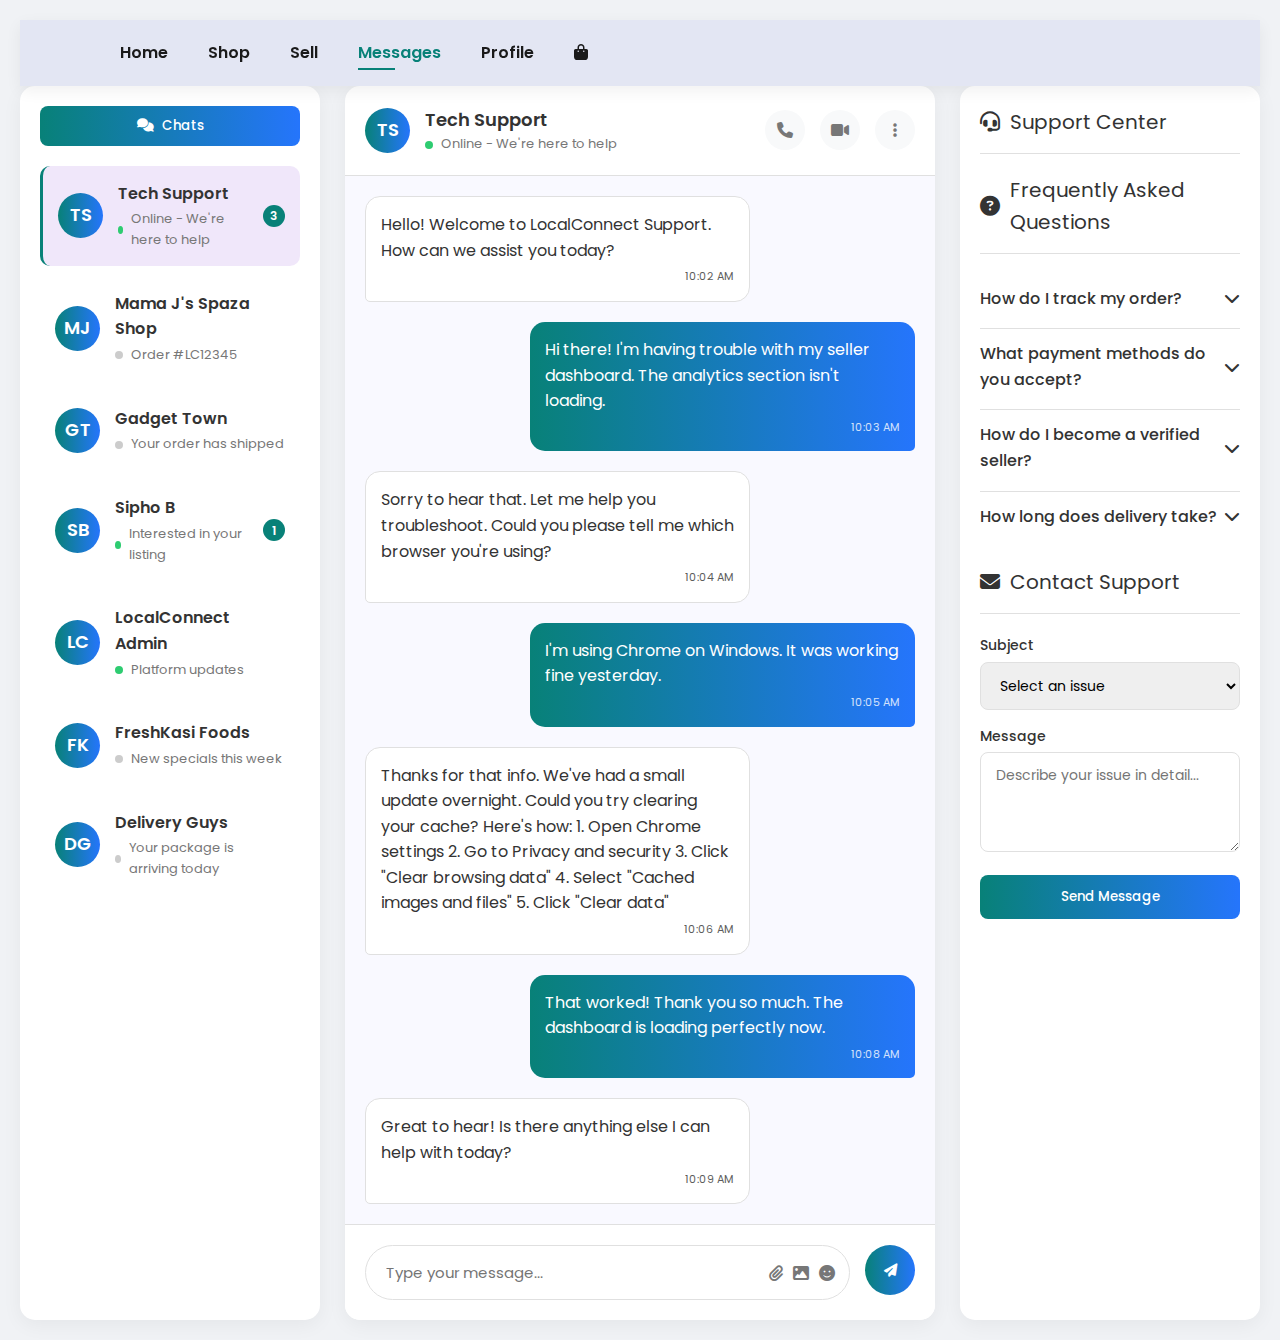
<file: messages.html>
<!DOCTYPE html>
<html lang="en">
<head>
    <meta charset="UTF-8">
    <meta name="viewport" content="width=device-width, initial-scale=1.0">
    <title>Communications Hub - LocalConnect SA</title>
    	<link rel="stylesheet" href="style.css">
    <link rel="stylesheet" href="https://cdnjs.cloudflare.com/ajax/libs/font-awesome/6.4.0/css/all.min.css">
    <link href="https://fonts.googleapis.com/css2?family=Poppins:wght@300;400;500;600;700&display=swap" rel="stylesheet">
    <style>
        * {
            margin: 0;
            padding: 0;
            box-sizing: border-box;
            font-family: 'Poppins', sans-serif;
        }

        :root {
            --primary: #088178;
            --secondary: #2575fc;
            --accent: #ff9900;
            --dark: #333;
            --light: #f8f9fa;
            --gray: #777;
            --border: #e0e0e0;
            --success: #2ecc71;
            --danger: #e74c3c;
            --warning: #f39c12;
        }

        body {
            background: #f0f2f5;
            color: var(--dark);
            line-height: 1.6;
            min-height: 100vh;
        }

        .container {
            max-width: 1400px;
            margin: 0 auto;
            padding: 20px;
            display: flex;
            flex-direction: column;
            min-height: 100vh;
        }

        /* Header */
        .header {
            display: flex;
            justify-content: space-between;
            align-items: center;
            padding: 20px 0;
            margin-bottom: 20px;
        }

        .logo {
            display: flex;
            align-items: center;
            font-size: 24px;
            font-weight: 700;
            color: var(--primary);
            text-decoration: none;
        }

        .logo i {
            margin-right: 10px;
            font-size: 28px;
        }

        .comms-title {
            text-align: center;
            flex-grow: 1;
        }

        .comms-title h1 {
            font-size: 28px;
            color: var(--dark);
        }

        .comms-title p {
            color: var(--gray);
            font-size: 16px;
        }

        .user-actions {
            display: flex;
            align-items: center;
            gap: 15px;
        }

        .notification-btn, .profile-btn {
            position: relative;
            background: white;
            width: 45px;
            height: 45px;
            border-radius: 50%;
            display: flex;
            align-items: center;
            justify-content: center;
            color: var(--gray);
            font-size: 18px;
            cursor: pointer;
            box-shadow: 0 3px 10px rgba(0, 0, 0, 0.05);
            transition: all 0.3s;
        }

        .notification-btn:hover, .profile-btn:hover {
            transform: translateY(-3px);
            box-shadow: 0 5px 15px rgba(0, 0, 0, 0.1);
        }

        .notification-badge {
            position: absolute;
            top: -5px;
            right: -5px;
            background: var(--accent);
            color: white;
            font-size: 10px;
            font-weight: 600;
            width: 20px;
            height: 20px;
            border-radius: 50%;
            display: flex;
            align-items: center;
            justify-content: center;
        }

        .profile-btn {
            background: linear-gradient(to right, var(--primary), var(--secondary));
            color: white;
        }

        /* Main Layout */
        .comms-container {
            display: flex;
            gap: 25px;
            flex: 1;
        }

        .contacts-sidebar {
            width: 300px;
            background: white;
            border-radius: 15px;
            padding: 20px;
            box-shadow: 0 5px 20px rgba(0, 0, 0, 0.05);
            display: flex;
            flex-direction: column;
        }

        .search-box {
            position: relative;
            margin-bottom: 20px;
        }

        .search-box i {
            position: absolute;
            left: 15px;
            top: 50%;
            transform: translateY(-50%);
            color: var(--gray);
        }

        .search-box input {
            width: 100%;
            padding: 12px 15px 12px 45px;
            border: 1px solid var(--border);
            border-radius: 10px;
            font-size: 14px;
            transition: all 0.3s;
        }

        .search-box input:focus {
            border-color: var(--primary);
            box-shadow: 0 0 0 3px rgba(106, 17, 203, 0.1);
            outline: none;
        }

        .contacts-tabs {
            display: flex;
            gap: 10px;
            margin-bottom: 20px;
        }

        .tab-btn {
            flex: 1;
            padding: 10px;
            border: none;
            border-radius: 8px;
            background: var(--light);
            color: var(--gray);
            font-weight: 500;
            cursor: pointer;
            transition: all 0.3s;
            display: flex;
            align-items: center;
            justify-content: center;
            gap: 8px;
        }

        .tab-btn.active {
            background: linear-gradient(to right, var(--primary), var(--secondary));
            color: white;
        }

        .contacts-list {
            overflow-y: auto;
            flex: 1;
        }

        .contact-card {
            padding: 15px;
            border-radius: 10px;
            margin-bottom: 10px;
            cursor: pointer;
            transition: all 0.3s;
            display: flex;
            align-items: center;
            gap: 15px;
        }

        .contact-card:hover {
            background: rgba(106, 17, 203, 0.05);
        }

        .contact-card.active {
            background: rgba(106, 17, 203, 0.1);
            border-left: 3px solid var(--primary);
        }

        .contact-avatar {
            width: 45px;
            height: 45px;
            border-radius: 50%;
            background: linear-gradient(to right, var(--primary), var(--secondary));
            display: flex;
            align-items: center;
            justify-content: center;
            color: white;
            font-weight: 600;
            font-size: 18px;
        }

        .contact-info {
            flex: 1;
        }

        .contact-name {
            font-weight: 600;
            margin-bottom: 3px;
        }

        .contact-status {
            font-size: 13px;
            color: var(--gray);
            display: flex;
            align-items: center;
        }

        .status-indicator {
            width: 8px;
            height: 8px;
            border-radius: 50%;
            background: #ccc;
            margin-right: 8px;
        }

        .status-indicator.online {
            background: var(--success);
        }

        .unread-count {
            background: var(--primary);
            color: white;
            font-size: 12px;
            font-weight: 600;
            width: 22px;
            height: 22px;
            border-radius: 50%;
            display: flex;
            align-items: center;
            justify-content: center;
        }

        /* Chat Area */
        .chat-area {
            flex: 1;
            background: white;
            border-radius: 15px;
            display: flex;
            flex-direction: column;
            box-shadow: 0 5px 20px rgba(0, 0, 0, 0.05);
            overflow: hidden;
        }

        .chat-header {
            padding: 20px;
            border-bottom: 1px solid var(--border);
            display: flex;
            align-items: center;
            gap: 15px;
        }

        .chat-info {
            flex: 1;
        }

        .chat-name {
            font-weight: 600;
            font-size: 18px;
        }

        .chat-status {
            font-size: 13px;
            color: var(--gray);
            display: flex;
            align-items: center;
        }

        .chat-actions {
            display: flex;
            gap: 15px;
        }

        .action-btn {
            width: 40px;
            height: 40px;
            border-radius: 50%;
            display: flex;
            align-items: center;
            justify-content: center;
            background: var(--light);
            color: var(--gray);
            cursor: pointer;
            transition: all 0.3s;
        }

        .action-btn:hover {
            background: rgba(106, 17, 203, 0.1);
            color: var(--primary);
        }

        .messages-container {
            flex: 1;
            padding: 20px;
            overflow-y: auto;
            display: flex;
            flex-direction: column;
            gap: 20px;
            background: #f9f9ff;
        }

        .message {
            max-width: 70%;
            padding: 15px;
            border-radius: 15px;
            position: relative;
            animation: fadeIn 0.3s ease;
        }

        @keyframes fadeIn {
            from { opacity: 0; transform: translateY(10px); }
            to { opacity: 1; transform: translateY(0); }
        }

        .message.sent {
            background: linear-gradient(to right, var(--primary), var(--secondary));
            color: white;
            align-self: flex-end;
            border-bottom-right-radius: 5px;
        }

        .message.received {
            background: white;
            border: 1px solid var(--border);
            align-self: flex-start;
            border-bottom-left-radius: 5px;
        }

        .message-time {
            font-size: 11px;
            opacity: 0.8;
            text-align: right;
            margin-top: 5px;
        }

        .message-input {
            padding: 20px;
            border-top: 1px solid var(--border);
            display: flex;
            gap: 15px;
            background: white;
        }

        .input-group {
            flex: 1;
            position: relative;
        }

        .input-group input {
            width: 100%;
            padding: 15px 20px;
            border: 1px solid var(--border);
            border-radius: 30px;
            font-size: 15px;
            transition: all 0.3s;
        }

        .input-group input:focus {
            border-color: var(--primary);
            box-shadow: 0 0 0 3px rgba(106, 17, 203, 0.1);
            outline: none;
        }

        .input-actions {
            position: absolute;
            right: 15px;
            top: 50%;
            transform: translateY(-50%);
            display: flex;
            gap: 10px;
        }

        .input-actions i {
            color: var(--gray);
            cursor: pointer;
            transition: all 0.3s;
        }

        .input-actions i:hover {
            color: var(--primary);
        }

        .send-btn {
            width: 50px;
            height: 50px;
            border-radius: 50%;
            display: flex;
            align-items: center;
            justify-content: center;
            background: linear-gradient(to right, var(--primary), var(--secondary));
            color: white;
            border: none;
            cursor: pointer;
            transition: all 0.3s;
        }

        .send-btn:hover {
            transform: translateY(-3px);
            box-shadow: 0 5px 15px rgba(37, 117, 252, 0.3);
        }

        /* Support Section */
        .support-section {
            width: 300px;
            background: white;
            border-radius: 15px;
            padding: 20px;
            box-shadow: 0 5px 20px rgba(0, 0, 0, 0.05);
        }

        .section-title {
            font-size: 20px;
            margin-bottom: 20px;
            padding-bottom: 15px;
            border-bottom: 1px solid var(--border);
            display: flex;
            align-items: center;
            gap: 10px;
        }

        .support-options {
            margin-bottom: 25px;
        }

        .support-card {
            padding: 15px;
            border-radius: 10px;
            margin-bottom: 15px;
            background: var(--light);
            cursor: pointer;
            transition: all 0.3s;
        }

        .support-card:hover {
            background: rgba(106, 17, 203, 0.05);
            transform: translateX(5px);
        }

        .support-card i {
            font-size: 20px;
            color: var(--primary);
            margin-bottom: 10px;
        }

        .support-card h3 {
            font-size: 16px;
            margin-bottom: 5px;
        }

        .support-card p {
            font-size: 13px;
            color: var(--gray);
        }

        .faq-list {
            list-style: none;
        }

        .faq-item {
            padding: 12px 0;
            border-bottom: 1px solid var(--border);
            cursor: pointer;
        }

        .faq-item:last-child {
            border-bottom: none;
        }

        .faq-question {
            display: flex;
            justify-content: space-between;
            align-items: center;
            font-weight: 500;
        }

        .faq-answer {
            max-height: 0;
            overflow: hidden;
            transition: max-height 0.3s ease;
            font-size: 14px;
            color: var(--gray);
            margin-top: 5px;
        }

        .faq-item.active .faq-answer {
            max-height: 200px;
        }

        .contact-form {
            margin-top: 20px;
        }

        .form-group {
            margin-bottom: 15px;
        }

        .form-group label {
            display: block;
            margin-bottom: 5px;
            font-size: 14px;
            font-weight: 500;
        }

        .form-group input, .form-group textarea, .form-group select {
            width: 100%;
            padding: 12px 15px;
            border: 1px solid var(--border);
            border-radius: 8px;
            font-size: 14px;
            transition: all 0.3s;
        }

        .form-group textarea {
            min-height: 100px;
            resize: vertical;
        }

        .form-group input:focus, .form-group textarea:focus, .form-group select:focus {
            border-color: var(--primary);
            box-shadow: 0 0 0 3px rgba(106, 17, 203, 0.1);
            outline: none;
        }

        .submit-btn {
            width: 100%;
            padding: 12px;
            background: linear-gradient(to right, var(--primary), var(--secondary));
            color: white;
            border: none;
            border-radius: 8px;
            font-weight: 500;
            cursor: pointer;
            transition: all 0.3s;
        }

        .submit-btn:hover {
            transform: translateY(-2px);
            box-shadow: 0 5px 15px rgba(37, 117, 252, 0.3);
        }

        /* Responsive Design */
        @media (max-width: 1200px) {
            .support-section {
                display: none;
            }
        }

        @media (max-width: 992px) {
            .comms-container {
                flex-direction: column;
            }
            
            .contacts-sidebar, .chat-area {
                width: 100%;
            }
        }

        @media (max-width: 768px) {
            .header {
                flex-direction: column;
                gap: 15px;
            }
            
            .comms-title {
                order: 1;
                width: 100%;
            }
            
            .logo {
                order: 2;
            }
            
            .user-actions {
                order: 3;
            }
        }
    </style> 
</head>
<body>
    <div class="container">
	<section id="header">
		<div>
			<ul id="navbar">
				<li><a href="Home.html">Home</a></li>
				<li><a href="products.html">Shop</a></li>
				<li><a href="sell.html">Sell</a></li>
				<li><a class="active" href="messages.html">Messages</a></li>
				<li><a href="profile.html">Profile</a></li>
				<li id="lg-bag"><a href="cart.html"><i class="fas fa-shopping-bag"></i></a></li>
				<a href="#" id="close"><i class="fa fa-times"></i></a>
			</ul>
		
		</div>
		<div id="mobile">
			<a href="cart.html"><i class="fas fa-shopping-bag"></i></a>
			<i id="bar" class="fas fa-outdent"></i>"
		</div>
	
	</section>

        <div class="comms-container">
            
            <div class="contacts-sidebar">
                
                <div class="contacts-tabs">
                    <button class="tab-btn active"><i class="fas fa-comments"></i> Chats</button>
                </div>
                
                <div class="contacts-list">
                    <div class="contact-card active">
                        <div class="contact-avatar">TS</div>
                        <div class="contact-info">
                            <div class="contact-name">Tech Support</div>
                            <div class="contact-status">
                                <span class="status-indicator online"></span> Online - We're here to help
                            </div>
                        </div>
                        <div class="unread-count">3</div>
                    </div>
                    
                    <div class="contact-card">
                        <div class="contact-avatar">MJ</div>
                        <div class="contact-info">
                            <div class="contact-name">Mama J's Spaza Shop</div>
                            <div class="contact-status">
                                <span class="status-indicator"></span> Order #LC12345
                            </div>
                        </div>
                    </div>
                    
                    <div class="contact-card">
                        <div class="contact-avatar">GT</div>
                        <div class="contact-info">
                            <div class="contact-name">Gadget Town</div>
                            <div class="contact-status">
                                <span class="status-indicator"></span> Your order has shipped
                            </div>
                        </div>
                    </div>
                    
                    <div class="contact-card">
                        <div class="contact-avatar">SB</div>
                        <div class="contact-info">
                            <div class="contact-name">Sipho B</div>
                            <div class="contact-status">
                                <span class="status-indicator online"></span> Interested in your listing
                            </div>
                        </div>
                        <div class="unread-count">1</div>
                    </div>
                    
                    <div class="contact-card">
                        <div class="contact-avatar">LC</div>
                        <div class="contact-info">
                            <div class="contact-name">LocalConnect Admin</div>
                            <div class="contact-status">
                                <span class="status-indicator online"></span> Platform updates
                            </div>
                        </div>
                    </div>
                    
                    <div class="contact-card">
                        <div class="contact-avatar">FK</div>
                        <div class="contact-info">
                            <div class="contact-name">FreshKasi Foods</div>
                            <div class="contact-status">
                                <span class="status-indicator"></span> New specials this week
                            </div>
                        </div>
                    </div>
                    
                    <div class="contact-card">
                        <div class="contact-avatar">DG</div>
                        <div class="contact-info">
                            <div class="contact-name">Delivery Guys</div>
                            <div class="contact-status">
                                <span class="status-indicator"></span> Your package is arriving today
                            </div>
                        </div>
                    </div>
                </div>
            </div>
            
            
            <div class="chat-area">
                <div class="chat-header">
                    <div class="contact-avatar">TS</div>
                    <div class="chat-info">
                        <div class="chat-name">Tech Support</div>
                        <div class="chat-status">
                            <span class="status-indicator online"></span> Online - We're here to help
                        </div>
                    </div>
                    <div class="chat-actions">
                        <div class="action-btn"><i class="fas fa-phone"></i></div>
                        <div class="action-btn"><i class="fas fa-video"></i></div>
                        <div class="action-btn"><i class="fas fa-ellipsis-v"></i></div>
                    </div>
                </div>
                
                <div class="messages-container" id="messagesContainer">
                    <div class="message received">
                        Hello! Welcome to LocalConnect Support. How can we assist you today?
                        <div class="message-time">10:02 AM</div>
                    </div>
                    
                    <div class="message sent">
                        Hi there! I'm having trouble with my seller dashboard. The analytics section isn't loading.
                        <div class="message-time">10:03 AM</div>
                    </div>
                    
                    <div class="message received">
                        Sorry to hear that. Let me help you troubleshoot. Could you please tell me which browser you're using?
                        <div class="message-time">10:04 AM</div>
                    </div>
                    
                    <div class="message sent">
                        I'm using Chrome on Windows. It was working fine yesterday.
                        <div class="message-time">10:05 AM</div>
                    </div>
                    
                    <div class="message received">
                        Thanks for that info. We've had a small update overnight. Could you try clearing your cache? Here's how:
                        1. Open Chrome settings
                        2. Go to Privacy and security
                        3. Click "Clear browsing data"
                        4. Select "Cached images and files"
                        5. Click "Clear data"
                        <div class="message-time">10:06 AM</div>
                    </div>
                    
                    <div class="message sent">
                        That worked! Thank you so much. The dashboard is loading perfectly now.
                        <div class="message-time">10:08 AM</div>
                    </div>
                    
                    <div class="message received">
                        Great to hear! Is there anything else I can help with today?
                        <div class="message-time">10:09 AM</div>
                    </div>
                </div>
                
                <div class="message-input">
                    <div class="input-group">
                        <input type="text" placeholder="Type your message..." id="messageInput">
                        <div class="input-actions">
                            <i class="fas fa-paperclip"></i>
                            <i class="fas fa-image"></i>
                            <i class="fas fa-smile"></i>
                        </div>
                    </div>
                    <button class="send-btn" id="sendBtn">
                        <i class="fas fa-paper-plane"></i>
                    </button>
                </div>
            </div>
            
            
            <div class="support-section">
                <div class="section-title">
                    <i class="fas fa-headset"></i>
                    Support Center
                </div>
                
                
                <div class="section-title">
                    <i class="fas fa-question-circle"></i>
                    Frequently Asked Questions
                </div>
                
                <ul class="faq-list">
                    <li class="faq-item">
                        <div class="faq-question">
                            How do I track my order?
                            <i class="fas fa-chevron-down"></i>
                        </div>
                        <div class="faq-answer">
                            You can track your order from the Orders section in your profile. You'll receive real-time updates on your delivery status.
                        </div>
                    </li>
                    
                    <li class="faq-item">
                        <div class="faq-question">
                            What payment methods do you accept?
                            <i class="fas fa-chevron-down"></i>
                        </div>
                        <div class="faq-answer">
                            We accept credit/debit cards, mobile money (M-Pesa, Vodacom), and cash on delivery for select products.
                        </div>
                    </li>
                    
                    <li class="faq-item">
                        <div class="faq-question">
                            How do I become a verified seller?
                            <i class="fas fa-chevron-down"></i>
                        </div>
                        <div class="faq-answer">
                            To become a verified seller, complete your profile, submit valid identification, and maintain a 4.5+ rating for 3 months.
                        </div>
                    </li>
                    
                    <li class="faq-item">
                        <div class="faq-question">
                            How long does delivery take?
                            <i class="fas fa-chevron-down"></i>
                        </div>
                        <div class="faq-answer">
                            Delivery times vary by location and seller. Most urban areas receive orders within 1-3 days, rural areas within 3-7 days.
                        </div>
                    </li>
                </ul>
                
                <div class="contact-form">
                    <div class="section-title">
                        <i class="fas fa-envelope"></i>
                        Contact Support
                    </div>
                    
                    <div class="form-group">
                        <label>Subject</label>
                        <select>
                            <option>Select an issue</option>
                            <option>Account Problem</option>
                            <option>Payment Issue</option>
                            <option>Technical Support</option>
                            <option>Report a User</option>
                            <option>Other</option>
                        </select>
                    </div>
                    
                    <div class="form-group">
                        <label>Message</label>
                        <textarea placeholder="Describe your issue in detail..."></textarea>
                    </div>
                    
                    <button class="submit-btn">Send Message</button>
                </div>
            </div>
        </div>
    </div>

    <script>
       
        const messageInput = document.getElementById('messageInput');
        const sendBtn = document.getElementById('sendBtn');
        const messagesContainer = document.getElementById('messagesContainer');
        
    
        function sendMessage() {
            const messageText = messageInput.value.trim();
            if (messageText) {
                const timestamp = new Date();
                const hours = timestamp.getHours();
                const minutes = timestamp.getMinutes();
                const formattedTime = `${hours}:${minutes < 10 ? '0' + minutes : minutes} ${hours >= 12 ? 'PM' : 'AM'}`;
                
                const messageElement = document.createElement('div');
                messageElement.classList.add('message', 'sent');
                messageElement.innerHTML = `
                    ${messageText}
                    <div class="message-time">${formattedTime}</div>
                `;
                
                messagesContainer.appendChild(messageElement);
                messageInput.value = '';
                
                // Auto-scroll to bottom
                messagesContainer.scrollTop = messagesContainer.scrollHeight;
                
                // Simulate reply after 1-3 seconds
                setTimeout(simulateReply, Math.floor(Math.random() * 2000) + 1000);
            }
        }
        
        // Simulate a reply from support
        function simulateReply() {
            const replies = [
                "Thanks for your message. How can I assist you further?",
                "I understand your concern. Let me check that for you.",
                "Could you provide more details about the issue?",
                "I'm looking into this right now.",
                "We're happy to help! Is there anything else?",
                "I've documented your request and our team will follow up."
            ];
            
            const randomReply = replies[Math.floor(Math.random() * replies.length)];
            const timestamp = new Date();
            const hours = timestamp.getHours();
            const minutes = timestamp.getMinutes();
            const formattedTime = `${hours}:${minutes < 10 ? '0' + minutes : minutes} ${hours >= 12 ? 'PM' : 'AM'}`;
            
            const messageElement = document.createElement('div');
            messageElement.classList.add('message', 'received');
            messageElement.innerHTML = `
                ${randomReply}
                <div class="message-time">${formattedTime}</div>
            `;
            
            messagesContainer.appendChild(messageElement);
            
            // Auto-scroll to bottom
            messagesContainer.scrollTop = messagesContainer.scrollHeight;
        }
        
        // Event listeners
        sendBtn.addEventListener('click', sendMessage);
        
        messageInput.addEventListener('keypress', function(e) {
            if (e.key === 'Enter') {
                sendMessage();
            }
        });
        
        // FAQ toggle functionality
        const faqItems = document.querySelectorAll('.faq-item');
        faqItems.forEach(item => {
            item.addEventListener('click', function() {
                this.classList.toggle('active');
            });
        });
        
        // Contact card selection
        const contactCards = document.querySelectorAll('.contact-card');
        contactCards.forEach(card => {
            card.addEventListener('click', function() {
                contactCards.forEach(c => c.classList.remove('active'));
                this.classList.add('active');
                
                // Update chat header
                const name = this.querySelector('.contact-name').textContent;
                const status = this.querySelector('.contact-status').textContent;
                
                document.querySelector('.chat-name').textContent = name;
                document.querySelector('.chat-status').innerHTML = `
                    <span class="status-indicator online"></span> ${status}
                `;
                
                // Clear unread count
                const unread = this.querySelector('.unread-count');
                if (unread) unread.style.display = 'none';
            });
        });
        
        // Initialize chat scroll position
        messagesContainer.scrollTop = messagesContainer.scrollHeight;
    </script>
</body>
</html>
</file>
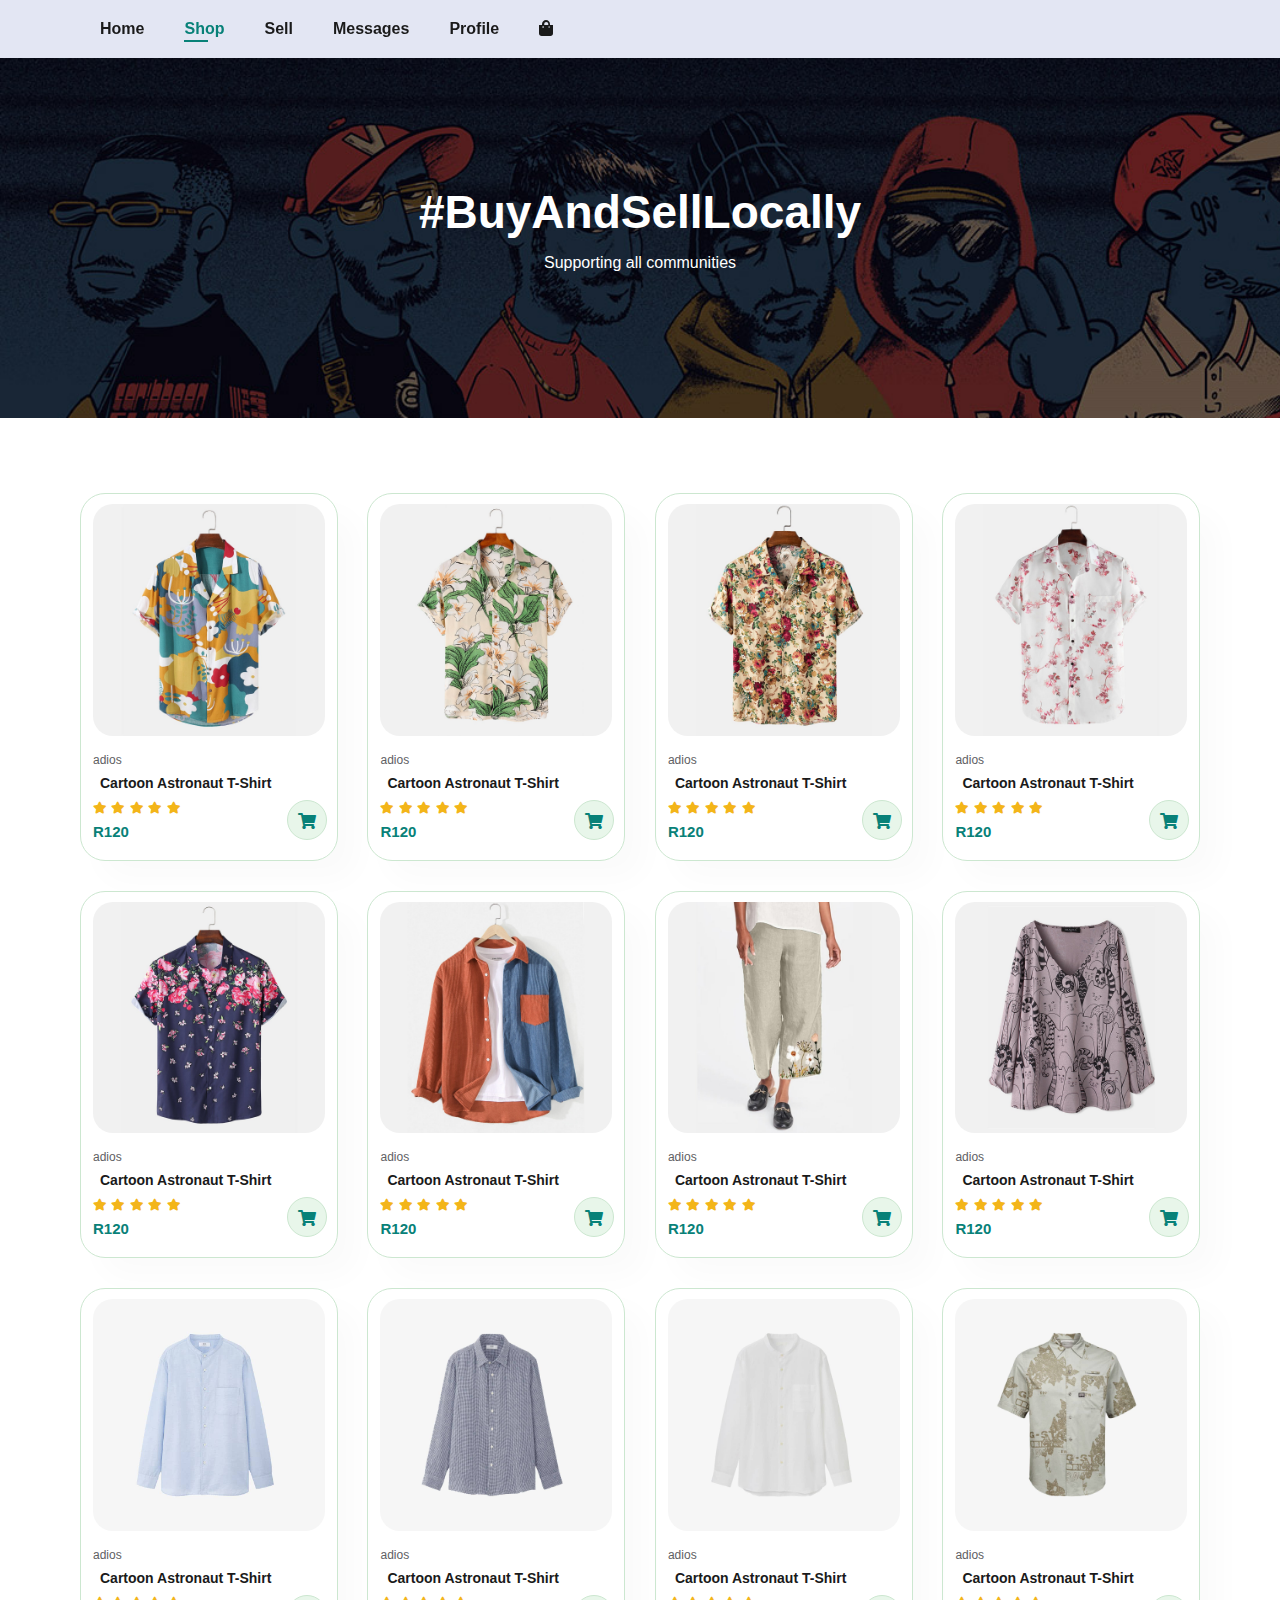
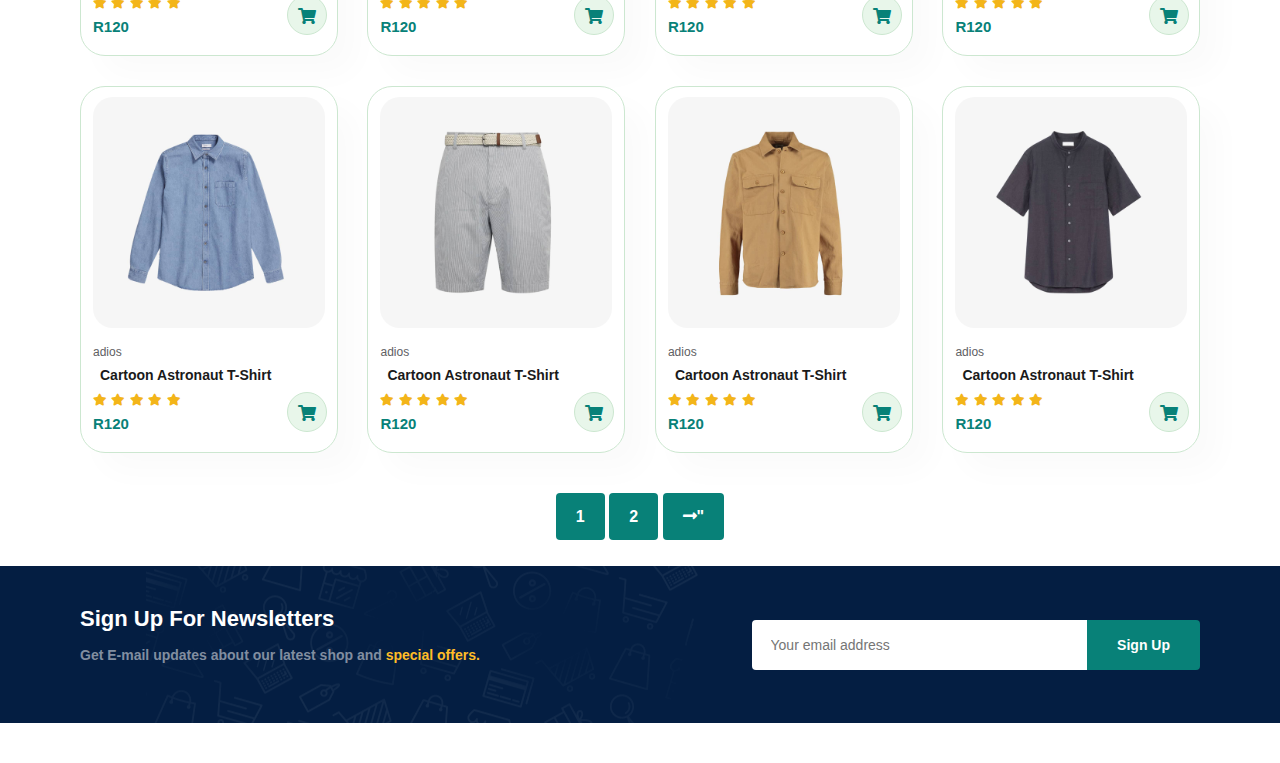
<file: products.html>
<!DOCTYPE html>
<html lang="en">

<head>
	<meta charset="UTF-8">
	<meta http-equiv="X-UA-Compatible" content="IE=edge">
	<meta name="viewport" content="width=device-width, initial-scale=1.0">
	<title>LocalConnect SA</title>
	<link rel="stylesheet" href="https://use.fontawesome.com/releases/v5.15.4/css/all.css" />

	<link rel="stylesheet" href="style.css">
</head>

<body>
	
	<section id="header">
		<div>
			<ul id="navbar">
				<li><a href="index.html">Home</a></li>
				<li><a class="active" href="products.html">Shop</a></li>
				<li><a href="sell.html">Sell</a></li>
				<li><a href="messages.html">Messages</a></li>
				<li><a href="profile.html">Profile</a></li>
				<li id="lg-bag"><a href="cart.html"><i class="fas fa-shopping-bag"></i></a></li>
				<a href="#" id="close"><i class="fa fa-times"></i></a>
			</ul>
		
		</div>
		<div id="mobile">
			<a href="cart.html"><i class="fas fa-shopping-bag"></i></a>
			<i id="bar" class="fas fa-outdent"></i>"
		</div>
	
	</section>

	<section id="page-header">

		<h2>#BuyAndSellLocally</h2>

		<p>Supporting all communities</p>

	</section>
	
	<section id="Product1" class="section-p1">
		
		<div class="pro-container">
			<div class="pro" onclick="window.location.href='sproduct.html';">
				<img src="image/Products/f1.jpg" alt="">
				<div class="des">
					<span>adios</span>
					<h5>Cartoon Astronaut T-Shirt</h5>
					<div class="star">
						<i class="fas fa-star"></i>
						<i class="fas fa-star"></i>
						<i class="fas fa-star"></i>
						<i class="fas fa-star"></i>
						<i class="fas fa-star"></i>
					</div>
					<h4>R120</h4>
				</div>
				<a href="#"><i class="fa fa-shopping-cart cart"></i></a>
			</div>
			<div class="pro" onclick="window.location.href='sproduct.html';">
				<img src="image/Products/f2.jpg" alt="">
				<div class="des">
					<span>adios</span>
					<h5>Cartoon Astronaut T-Shirt</h5>
					<div class="star">
						<i class="fas fa-star"></i>
						<i class="fas fa-star"></i>
						<i class="fas fa-star"></i>
						<i class="fas fa-star"></i>
						<i class="fas fa-star"></i>
					</div>
					<h4>R120</h4>
				</div>
				<a href="#"><i class="fa fa-shopping-cart cart"></i></a>
			</div><div class="pro" onclick="window.location.href='sproduct.html';">
				<img src="image/Products/f3.jpg" alt="">
				<div class="des">
					<span>adios</span>
					<h5>Cartoon Astronaut T-Shirt</h5>
					<div class="star">
						<i class="fas fa-star"></i>
						<i class="fas fa-star"></i>
						<i class="fas fa-star"></i>
						<i class="fas fa-star"></i>
						<i class="fas fa-star"></i>
					</div>
					<h4>R120</h4>
				</div>
				<a href="#"><i class="fa fa-shopping-cart cart"></i></a>
			</div><div class="pro" onclick="window.location.href='sproduct.html';">
				<img src="image/Products/f4.jpg" alt="">
				<div class="des">
					<span>adios</span>
					<h5>Cartoon Astronaut T-Shirt</h5>
					<div class="star">
						<i class="fas fa-star"></i>
						<i class="fas fa-star"></i>
						<i class="fas fa-star"></i>
						<i class="fas fa-star"></i>
						<i class="fas fa-star"></i>
					</div>
					<h4>R120</h4>
				</div>
				<a href="#"><i class="fa fa-shopping-cart cart"></i></a>
			</div><div class="pro">
				<img src="image/Products/f5.jpg" alt="">
				<div class="des">
					<span>adios</span>
					<h5>Cartoon Astronaut T-Shirt</h5>
					<div class="star">
						<i class="fas fa-star"></i>
						<i class="fas fa-star"></i>
						<i class="fas fa-star"></i>
						<i class="fas fa-star"></i>
						<i class="fas fa-star"></i>
					</div>
					<h4>R120</h4>
				</div>
				<a href="#"><i class="fa fa-shopping-cart cart"></i></a>
			</div><div class="pro">
				<img src="image/Products/f6.jpg" alt="">
				<div class="des">
					<span>adios</span>
					<h5>Cartoon Astronaut T-Shirt</h5>
					<div class="star">
						<i class="fas fa-star"></i>
						<i class="fas fa-star"></i>
						<i class="fas fa-star"></i>
						<i class="fas fa-star"></i>
						<i class="fas fa-star"></i>
					</div>
					<h4>R120</h4>
				</div>
				<a href="#"><i class="fa fa-shopping-cart cart"></i></a>
			</div><div class="pro">
				<img src="image/Products/f7.jpg" alt="">
				<div class="des">
					<span>adios</span>
					<h5>Cartoon Astronaut T-Shirt</h5>
					<div class="star">
						<i class="fas fa-star"></i>
						<i class="fas fa-star"></i>
						<i class="fas fa-star"></i>
						<i class="fas fa-star"></i>
						<i class="fas fa-star"></i>
					</div>
					<h4>R120</h4>
				</div>
				<a href="#"><i class="fa fa-shopping-cart cart"></i></a>
			</div><div class="pro">
				<img src="image/Products/f8.jpg" alt="">
				<div class="des">
					<span>adios</span>
					<h5>Cartoon Astronaut T-Shirt</h5>
					<div class="star">
						<i class="fas fa-star"></i>
						<i class="fas fa-star"></i>
						<i class="fas fa-star"></i>
						<i class="fas fa-star"></i>
						<i class="fas fa-star"></i>
					</div>
					<h4>R120</h4>
				</div>
				<a href="#"><i class="fa fa-shopping-cart cart"></i></a>
			</div>

			<div class="pro">
				<img src="image/Products/n1.jpg" alt="">
				<div class="des">
					<span>adios</span>
					<h5>Cartoon Astronaut T-Shirt</h5>
					<div class="star">
						<i class="fas fa-star"></i>
						<i class="fas fa-star"></i>
						<i class="fas fa-star"></i>
						<i class="fas fa-star"></i>
						<i class="fas fa-star"></i>
					</div>
					<h4>R120</h4>
				</div>
				<a href="#"><i class="fa fa-shopping-cart cart"></i></a>
			</div>
			<div class="pro">
				<img src="image/Products/n2.jpg" alt="">
				<div class="des">
					<span>adios</span>
					<h5>Cartoon Astronaut T-Shirt</h5>
					<div class="star">
						<i class="fas fa-star"></i>
						<i class="fas fa-star"></i>
						<i class="fas fa-star"></i>
						<i class="fas fa-star"></i>
						<i class="fas fa-star"></i>
					</div>
					<h4>R120</h4>
				</div>
				<a href="#"><i class="fa fa-shopping-cart cart"></i></a>
			</div><div class="pro">
				<img src="image/Products/n3.jpg" alt="">
				<div class="des">
					<span>adios</span>
					<h5>Cartoon Astronaut T-Shirt</h5>
					<div class="star">
						<i class="fas fa-star"></i>
						<i class="fas fa-star"></i>
						<i class="fas fa-star"></i>
						<i class="fas fa-star"></i>
						<i class="fas fa-star"></i>
					</div>
					<h4>R120</h4>
				</div>
				<a href="#"><i class="fa fa-shopping-cart cart"></i></a>
			</div><div class="pro">
				<img src="image/Products/n4.jpg" alt="">
				<div class="des">
					<span>adios</span>
					<h5>Cartoon Astronaut T-Shirt</h5>
					<div class="star">
						<i class="fas fa-star"></i>
						<i class="fas fa-star"></i>
						<i class="fas fa-star"></i>
						<i class="fas fa-star"></i>
						<i class="fas fa-star"></i>
					</div>
					<h4>R120</h4>
				</div>
				<a href="#"><i class="fa fa-shopping-cart cart"></i></a>
			</div><div class="pro">
				<img src="image/Products/n5.jpg" alt="">
				<div class="des">
					<span>adios</span>
					<h5>Cartoon Astronaut T-Shirt</h5>
					<div class="star">
						<i class="fas fa-star"></i>
						<i class="fas fa-star"></i>
						<i class="fas fa-star"></i>
						<i class="fas fa-star"></i>
						<i class="fas fa-star"></i>
					</div>
					<h4>R120</h4>
				</div>
				<a href="#"><i class="fa fa-shopping-cart cart"></i></a>
			</div><div class="pro">
				<img src="image/Products/n6.jpg" alt="">
				<div class="des">
					<span>adios</span>
					<h5>Cartoon Astronaut T-Shirt</h5>
					<div class="star">
						<i class="fas fa-star"></i>
						<i class="fas fa-star"></i>
						<i class="fas fa-star"></i>
						<i class="fas fa-star"></i>
						<i class="fas fa-star"></i>
					</div>
					<h4>R120</h4>
				</div>
				<a href="#"><i class="fa fa-shopping-cart cart"></i></a>
			</div><div class="pro">
				<img src="image/Products/n7.jpg" alt="">
				<div class="des">
					<span>adios</span>
					<h5>Cartoon Astronaut T-Shirt</h5>
					<div class="star">
						<i class="fas fa-star"></i>
						<i class="fas fa-star"></i>
						<i class="fas fa-star"></i>
						<i class="fas fa-star"></i>
						<i class="fas fa-star"></i>
					</div>
					<h4>R120</h4>
				</div>
				<a href="#"><i class="fa fa-shopping-cart cart"></i></a>
			</div><div class="pro">
				<img src="image/Products/n8.jpg" alt="">
				<div class="des">
					<span>adios</span>
					<h5>Cartoon Astronaut T-Shirt</h5>
					<div class="star">
						<i class="fas fa-star"></i>
						<i class="fas fa-star"></i>
						<i class="fas fa-star"></i>
						<i class="fas fa-star"></i>
						<i class="fas fa-star"></i>
					</div>
					<h4>R120</h4>
				</div>
				<a href="#"><i class="fa fa-shopping-cart cart"></i></a>
			</div>
		</div>
	</section>

	<section id="pagination" class="secction-p1">
		<a href="#">1</a>
		<a href="#">2</a>
		<a href="#"><i class="fas fa-long-arrow-alt-right"></i>"</a>
	</section>

	<section id="newsletter" class="section-p1 section-m1">
		<div class="newstext">
			<h4>Sign Up For Newsletters</h4>
			<p>Get E-mail updates about our latest shop and <span>special offers.</span></p>
		</div>
		<div class="form">
			<input type="text" placeholder="Your email address">
			<button class="normal">Sign Up</button>
		</div>
	</section>



	<script src="script.js"></script>
</body>

</html>
</file>
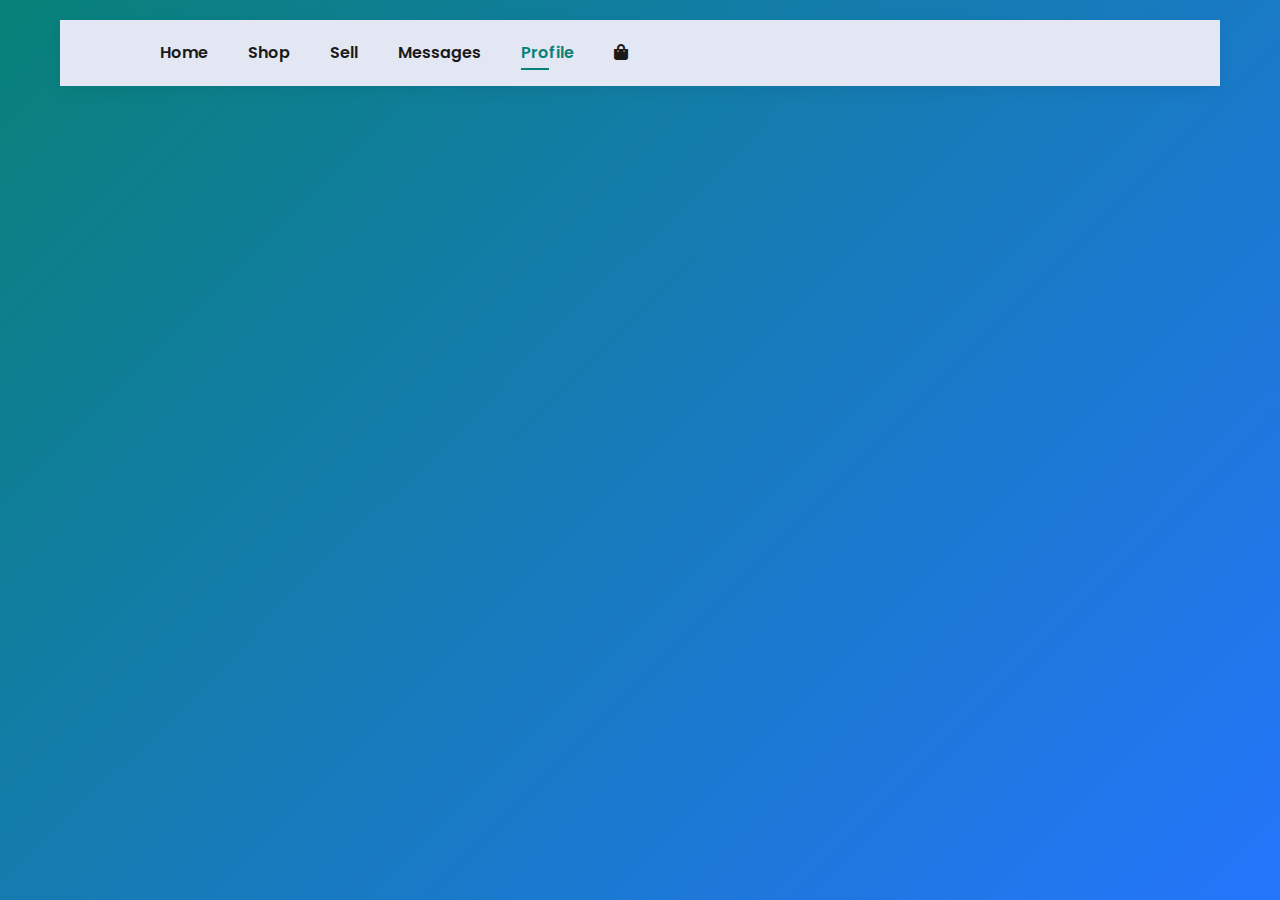
<file: profile.html>
<!DOCTYPE html>
<html lang="en">
<head>
    <meta charset="UTF-8">
    <meta name="viewport" content="width=device-width, initial-scale=1.0">
    <title>My Profile - LocalConnect SA</title>
    <link rel="stylesheet" href="https://cdnjs.cloudflare.com/ajax/libs/font-awesome/6.4.0/css/all.min.css">
    <link href="https://fonts.googleapis.com/css2?family=Poppins:wght@300;400;500;600;700&display=swap" rel="stylesheet">
    <link rel="stylesheet" href="https://use.fontawesome.com/releases/v5.15.4/css/all.css" />

	<link rel="stylesheet" href="style.css">
    <style>
        * {
            margin: 0;
            padding: 0;
            box-sizing: border-box;
            font-family: 'Poppins', sans-serif;
        }

        :root {
            --primary: #088178;
            --secondary: #2575fc;
            --accent: #ff9900;
            --dark: #333;
            --light: #f8f9fa;
            --gray: #777;
            --border: #e0e0e0;
        }

        body {
            background: linear-gradient(135deg, var(--primary) 0%, var(--secondary) 100%);
            min-height: 100vh;
            color: var(--dark);
            line-height: 1.6;
        }

        .container {
            max-width: 1200px;
            margin: 0 auto;
            padding: 20px;
        }

        /* Navigation */
        .navbar {
            background: white;
            border-radius: 15px;
            padding: 15px 30px;
            margin-bottom: 30px;
            display: flex;
            justify-content: space-between;
            align-items: center;
            box-shadow: 0 5px 20px rgba(0, 0, 0, 0.1);
        }

        .logo {
            display: flex;
            align-items: center;
            font-size: 24px;
            font-weight: 700;
            color: var(--primary);
        }

        .logo i {
            margin-right: 10px;
            font-size: 28px;
        }

      
        .user-actions {
            display: flex;
            align-items: center;
            gap: 15px;
        }

        .notification-btn, .cart-btn {
            position: relative;
            background: var(--light);
            width: 40px;
            height: 40px;
            border-radius: 50%;
            display: flex;
            align-items: center;
            justify-content: center;
            color: var(--gray);
            font-size: 18px;
            cursor: pointer;
            transition: all 0.3s;
        }

        .notification-btn:hover, .cart-btn:hover {
            background: var(--primary);
            color: white;
        }

        .notification-badge, .cart-badge {
            position: absolute;
            top: -5px;
            right: -5px;
            background: var(--accent);
            color: white;
            font-size: 10px;
            font-weight: 600;
            width: 20px;
            height: 20px;
            border-radius: 50%;
            display: flex;
            align-items: center;
            justify-content: center;
        }

        .user-profile {
            display: flex;
            align-items: center;
            gap: 10px;
            cursor: pointer;
        }

        .user-avatar {
            width: 45px;
            height: 45px;
            border-radius: 50%;
            background: linear-gradient(to right, var(--primary), var(--secondary));
            display: flex;
            align-items: center;
            justify-content: center;
            color: white;
            font-weight: 600;
            font-size: 18px;
        }

        /* Profile Layout */
        .profile-container {
            display: flex;
            gap: 30px;
        }

        .profile-sidebar {
            width: 300px;
            background: white;
            border-radius: 15px;
            padding: 30px;
            box-shadow: 0 5px 20px rgba(0, 0, 0, 0.05);
            height: fit-content;
        }

        .profile-header {
            text-align: center;
            margin-bottom: 30px;
        }

        .profile-picture {
            width: 120px;
            height: 120px;
            border-radius: 50%;
            margin: 0 auto 20px;
            position: relative;
            background: linear-gradient(to right, var(--primary), var(--secondary));
            display: flex;
            align-items: center;
            justify-content: center;
            color: white;
            font-size: 48px;
            font-weight: 600;
        }

        .change-photo {
            position: absolute;
            bottom: 5px;
            right: 5px;
            background: white;
            width: 35px;
            height: 35px;
            border-radius: 50%;
            display: flex;
            align-items: center;
            justify-content: center;
            color: var(--primary);
            font-size: 16px;
            box-shadow: 0 3px 10px rgba(0, 0, 0, 0.1);
            cursor: pointer;
        }

        .profile-header h2 {
            font-size: 24px;
            margin-bottom: 5px;
        }

        .profile-header p {
            color: var(--gray);
            font-size: 16px;
        }

        .profile-badge {
            display: inline-block;
            background: rgba(106, 17, 203, 0.1);
            color: var(--primary);
            padding: 5px 15px;
            border-radius: 20px;
            font-size: 12px;
            font-weight: 600;
            margin-top: 10px;
        }

        .profile-stats {
            display: flex;
            justify-content: space-around;
            margin: 25px 0;
            padding: 15px 0;
            border-top: 1px solid var(--border);
            border-bottom: 1px solid var(--border);
        }

        .stat {
            text-align: center;
        }

        .stat-value {
            font-size: 20px;
            font-weight: 700;
            color: var(--primary);
        }

        .stat-label {
            font-size: 13px;
            color: var(--gray);
        }

        .profile-menu {
            list-style: none;
        }

        .profile-menu li {
            margin-bottom: 10px;
        }

        .profile-menu a {
            display: flex;
            align-items: center;
            padding: 12px 15px;
            border-radius: 10px;
            text-decoration: none;
            color: var(--gray);
            font-weight: 500;
            transition: all 0.3s;
        }

        .profile-menu a:hover, .profile-menu a.active {
            background: rgba(106, 17, 203, 0.05);
            color: var(--primary);
        }

        .profile-menu a i {
            margin-right: 12px;
            font-size: 20px;
            width: 24px;
            text-align: center;
        }

        /* Main Content */
        .profile-content {
            flex: 1;
            background: white;
            border-radius: 15px;
            padding: 30px;
            box-shadow: 0 5px 20px rgba(0, 0, 0, 0.05);
        }

        .section-header {
            display: flex;
            justify-content: space-between;
            align-items: center;
            margin-bottom: 25px;
            padding-bottom: 15px;
            border-bottom: 1px solid var(--border);
        }

        .section-header h2 {
            font-size: 22px;
            color: var(--dark);
        }

        .btn {
            padding: 10px 20px;
            border-radius: 8px;
            border: none;
            font-weight: 600;
            cursor: pointer;
            transition: all 0.3s;
            display: inline-flex;
            align-items: center;
            gap: 8px;
        }

        .btn-primary {
            background: linear-gradient(to right, var(--primary), var(--secondary));
            color: white;
        }

        .btn-primary:hover {
            transform: translateY(-2px);
            box-shadow: 0 5px 15px rgba(37, 117, 252, 0.3);
        }

        .btn-outline {
            background: transparent;
            border: 1px solid var(--border);
            color: var(--gray);
        }

        .btn-outline:hover {
            border-color: var(--primary);
            color: var(--primary);
        }

        /* Profile Form */
        .form-grid {
            display: grid;
            grid-template-columns: repeat(2, 1fr);
            gap: 20px;
        }

        .form-group {
            margin-bottom: 20px;
        }

        .form-group label {
            display: block;
            margin-bottom: 8px;
            font-weight: 500;
            color: var(--dark);
        }

        .form-control {
            width: 100%;
            padding: 14px 15px;
            border: 1px solid var(--border);
            border-radius: 10px;
            font-size: 16px;
            transition: all 0.3s;
        }

        .form-control:focus {
            border-color: var(--primary);
            box-shadow: 0 0 0 3px rgba(106, 17, 203, 0.1);
            outline: none;
        }

        .form-row {
            display: flex;
            gap: 15px;
        }

        .form-row .form-group {
            flex: 1;
            margin-bottom: 0;
        }

        .form-note {
            font-size: 13px;
            color: var(--gray);
            margin-top: 5px;
        }

        /* Login Container */
        .login-container {
            background: white;
            border-radius: 15px;
            padding: 50px;
            max-width: 500px;
            margin: 50px auto;
            text-align: center;
            box-shadow: 0 10px 30px rgba(0, 0, 0, 0.1);
        }

        .login-container h2 {
            font-size: 28px;
            margin-bottom: 20px;
            color: var(--dark);
        }

        .login-container p {
            color: var(--gray);
            margin-bottom: 30px;
            font-size: 16px;
        }

        .login-btn {
            display: inline-block;
            padding: 15px 30px;
            background: linear-gradient(to right, var(--primary), var(--secondary));
            color: white;
            border-radius: 10px;
            font-weight: 600;
            text-decoration: none;
            font-size: 16px;
            transition: all 0.3s;
        }

        .login-btn:hover {
            transform: translateY(-3px);
            box-shadow: 0 10px 20px rgba(37, 117, 252, 0.3);
        }

        /* Responsive Design */
        @media (max-width: 992px) {
            .profile-container {
                flex-direction: column;
            }
            
            .profile-sidebar {
                width: 100%;
            }
            
            .form-grid {
                grid-template-columns: 1fr;
            }
        }

        @media (max-width: 768px) {
            .navbar {
                flex-direction: column;
                gap: 15px;
            }
            
            .nav-links {
                gap: 15px;
                flex-wrap: wrap;
                justify-content: center;
            }
            
            .user-actions {
                margin-top: 10px;
            }
            
            .login-container {
                padding: 30px 20px;
            }
        }
    </style>
</head>
<body>
    <div id="app">
        <div class="container">

           <section id="header">
		<div>
			<ul id="navbar">
				<li><a href="Home.html">Home</a></li>
				<li><a href="products.html">Shop</a></li>
				<li><a href="sell.html">Sell</a></li>
				<li><a href="messages.html">Messages</a></li>
				<li><a class="active" href="profile.html">Profile</a></li>
				<li id="lg-bag"><a href="cart.html"><i class="fas fa-shopping-bag"></i></a></li>
				<a href="#" id="close"><i class="fa fa-times"></i></a>
			</ul>
		
		</div>
		<div id="mobile">
			<a href="cart.html"><i class="fas fa-shopping-bag"></i></a>
			<i id="bar" class="fas fa-outdent"></i>"
		</div>
	
	    </section>
            <div id="profileContent">
                <div class="profile-container">

                    <div class="profile-sidebar">
                        <div class="profile-header">
                            <div class="profile-picture">
                               
                                <div class="change-photo">
                                    <i class="fas fa-camera"></i>
                                </div>
                            </div>
                            
                            <div class="profile-badge">
                                <i class="fas fa-shield-alt"></i> Verified Seller
                            </div>
                        </div>
                        
                        <div class="profile-stats">
                            <div class="stat">
                                <div class="stat-value">142</div>
                                <div class="stat-label">Orders</div>
                            </div>
                            <div class="stat">
                                <div class="stat-value">4.8</div>
                                <div class="stat-label">Rating</div>
                            </div>
                            <div class="stat">
                                <div class="stat-value">97%</div>
                                <div class="stat-label">Positive</div>
                            </div>
                        </div>
                        
                        <ul class="profile-menu">
                            <li><a href="#" class="active"><i class="fas fa-user-circle"></i> Profile Info</a></li>
                            <li><a href="#"><i class="fas fa-shopping-bag"></i> My Orders</a></li>
                            <li><a href="#"><i class="fas fa-map-marker-alt"></i> Addresses</a></li>
                            <li><a href="#"><i class="fas fa-credit-card"></i> Payment Methods</a></li>
                            <li><a href="#"><i class="fas fa-store"></i> My Shop</a></li>
                            <li><a href="login.html" id="logoutBtn"><i class="fas fa-sign-out-alt"></i> Logout</a></li>
                        </ul>
                    </div>
                    
                    <div class="profile-content">
                        <div class="section-header">
                            <h2>Profile Information</h2>
                            <button class="btn btn-outline"><i class="fas fa-edit"></i> Edit Profile</button>
                        </div>
                        
                        <div class="form-grid">
                            <div class="form-group">
                                <label>First Name</label>
                                <input type="text" class="form-control" placeholder="Paul">
                            </div>
                            
                            <div class="form-group">
                                <label>Last Name</label>
                                <input type="text" class="form-control" placeholder="Smith">
                            </div>
                            
                            <div class="form-group">
                                <label>Email Address</label>
                                <input type="email" class="form-control" placeholder="paul.smith@gmail.com">
                                <div class="form-note">Email is verified</div>
                            </div>
                            
                            <div class="form-group">
                                <label>Phone Number</label>
                                <input type="tel" class="form-control" placeholder="+27 71 234 5678">
                            </div>
                            
                            <div class="form-group">
                                <label>Date of Birth</label>
                                <input type="date" class="form-control" placeholder="1985-06-15">
                            </div>
                            
                            <div class="form-group">
                                <label>Gender</label>
                                <select class="form-control">
                                    <option>Select</option>
                                    <option>Female</option>
                                    <option>Male</option>
                                    <option>Other</option>
                                </select>
                            </div>
                        </div>
                        
                        <div class="section-header">
                            <h2>Account Type</h2>
                        </div>
                        
                        <div class="form-group">
                            <div class="form-row">
                                <div class="form-group">
                                    <label>Account Role</label>
                                    <select class="form-control">
                                        <option selected>Seller</option>
                                        <option>Buyer</option>
                                        <option>Both</option>
                                    </select>
                                </div>
                                
                                <div class="form-group">
                                    <label>Member Since</label>
                                    <input type="text" class="form-control" value="15 March 2022" disabled>
                                </div>
                            </div>
                        </div>
                        
                        <div class="section-header">
                            <h2>Security</h2>
                            <button class="btn btn-outline"><i class="fas fa-lock"></i> Change Password</button>
                        </div>
                        
                        <div class="form-group">
                            <label>Password</label>
                            <input type="password" class="form-control" value="password123" disabled>
                            <div class="form-note">Last changed: 3 months ago</div>
                        </div>
                        
                        <div class="form-group">
                            <label>Two-Factor Authentication</label>
                            <div class="form-row">
                                <select class="form-control">
                                    <option>Disabled</option>
                                    <option>SMS Verification</option>
                                    <option>Authenticator App</option>
                                </select>
                                <button class="btn btn-primary">Enable 2FA</button>
                            </div>
                        </div>
                        
                        <div class="form-group" style="margin-top: 30px; text-align: right;">
                            <button class="btn btn-outline" style="margin-right: 10px;">Cancel</button>
                            <button class="btn btn-primary">Save Changes</button>
                        </div>
                    </div>
                </div>
            </div>
            
            <div id="loginPrompt" style="display: none;">
                <div class="login-container">
                    <h2>Sign In Required</h2>
                    <p>You need to be logged in to view your profile. Please sign in to access your account.</p>
                    <a href="signup.html" class="login-btn">Sign In Now</a>
                    <p style="margin-top: 20px;">
                        Don't have an account? <a href="#" style="color: var(--primary); text-decoration: none;">Sign up here</a>
                    </p>
                </div>
            </div>
        </div>
    </div>
    
    <script>
        const isLoggedIn = localStorage.getItem('isLoggedIn') === 'true';
        

        const profileContent = document.getElementById('profileContent');
        const loginPrompt = document.getElementById('login.html');
        const logoutBtn = document.getElementById('logoutBtn');
        const loginBtn = document.querySelector('.login-btn');
        
        if (isLoggedIn) {
            profileContent.style.display = 'block';
            loginPrompt.style.display = 'none';
        } else {
            profileContent.style.display = 'none';
            loginPrompt.style.display = 'block';
        }
        
        if (logoutBtn) {
            logoutBtn.addEventListener('click', function(e) {
                e.preventDefault();
                localStorage.setItem('isLoggedIn', 'false');
                window.location.reload();
            });
        }
        
        if (loginBtn) {
            loginBtn.addEventListener('click', function(e) {
                e.preventDefault();
                localStorage.setItem('isLoggedIn', 'true');
                window.location.reload();
            });
        }
        

        document.addEventListener('DOMContentLoaded', function() {
            if (localStorage.getItem('isLoggedIn') === null) {
                localStorage.setItem('isLoggedIn', 'true');
            }
        });
    </script>
</body>
</html>
</file>
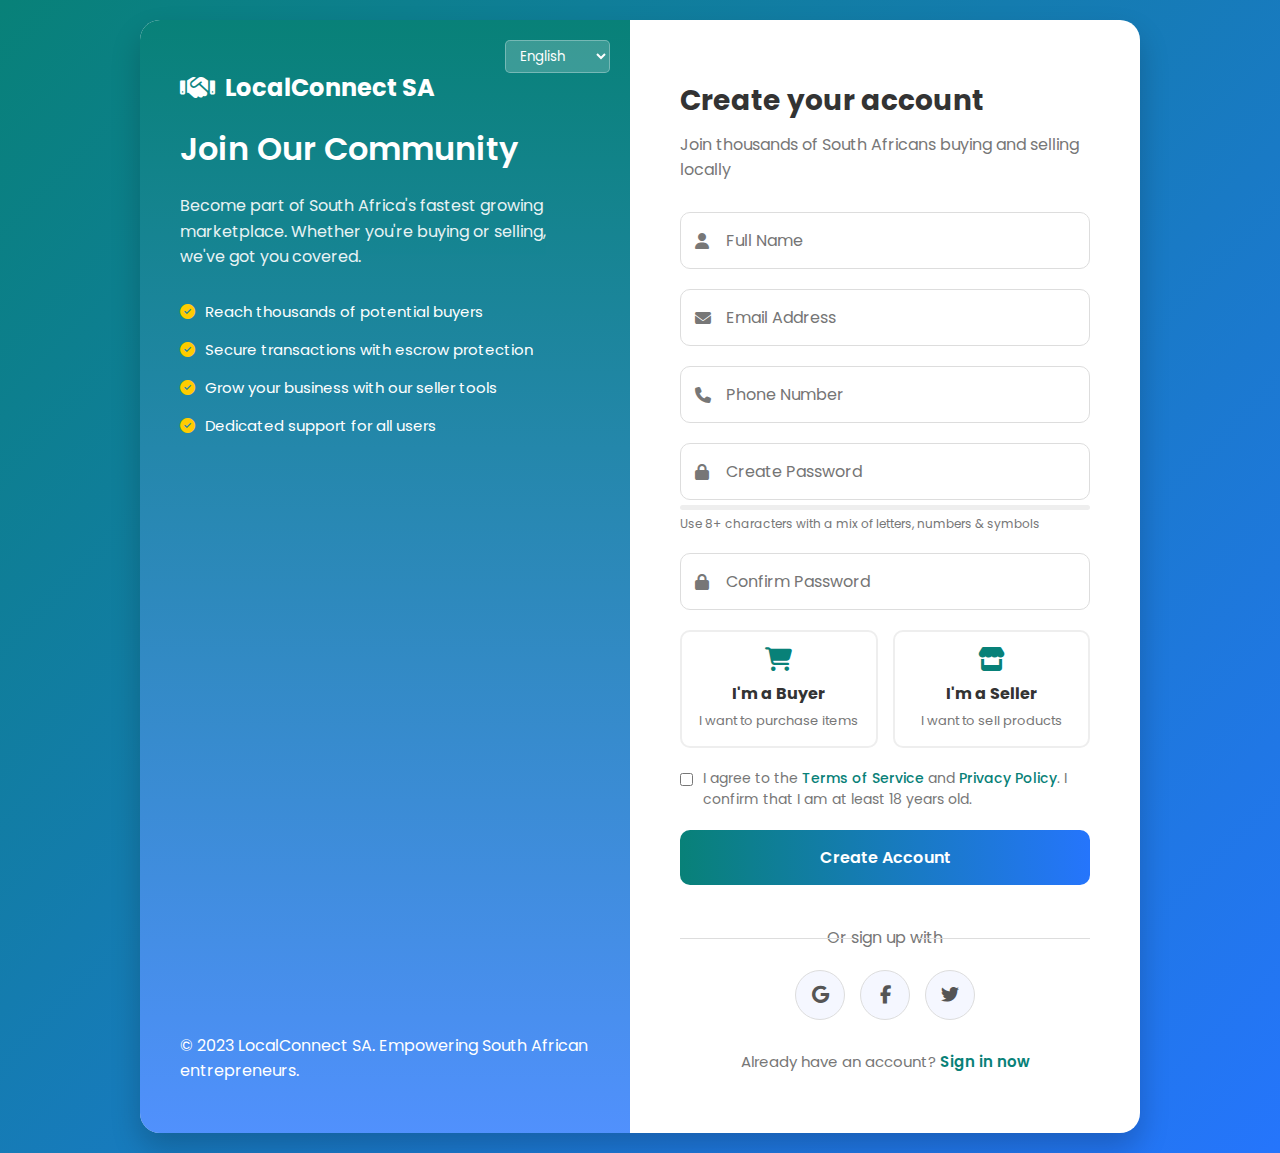
<file: signup.html>
<!DOCTYPE html>
<html lang="en">
<head>
    <meta charset="UTF-8">
    <meta name="viewport" content="width=device-width, initial-scale=1.0">
    <title>LocalConnect SA - Sign Up</title>
    <link rel="stylesheet" href="https://cdnjs.cloudflare.com/ajax/libs/font-awesome/6.4.0/css/all.min.css">
    <link href="https://fonts.googleapis.com/css2?family=Poppins:wght@300;400;500;600;700&display=swap" rel="stylesheet">
    <style>
        * {
            margin: 0;
            padding: 0;
            box-sizing: border-box;
            font-family: 'Poppins', sans-serif;
        }

        body {
            background: linear-gradient(135deg, #088178 0%, #2575fc 100%);
            min-height: 100vh;
            display: flex;
            justify-content: center;
            align-items: center;
            padding: 20px;
        }

        .container {
            display: flex;
            width: 100%;
            max-width: 1000px;
            background: white;
            border-radius: 20px;
            box-shadow: 0 15px 30px rgba(0, 0, 0, 0.2);
            overflow: hidden;
        }

        .left-panel {
            flex: 1;
            background: linear-gradient(#088178, rgba(37, 117, 252, 0.8)), url('https://images.unsplash.com/photo-1560448204-e02f11c3d0e2?ixlib=rb-4.0.3&ixid=M3wxMjA3fDB8MHxwaG90by1wYWdlfHx8fGVufDB8fHx8fA%3D%3D&auto=format&fit=crop&w=600&q=80') center/cover;
            color: white;
            padding: 50px 40px;
            display: flex;
            flex-direction: column;
            justify-content: space-between;
            position: relative;
        }

        .logo {
            font-size: 24px;
            font-weight: 700;
            display: flex;
            align-items: center;
            margin-bottom: 20px;
        }

        .logo i {
            margin-right: 10px;
            font-size: 28px;
        }

        .panel-content h2 {
            font-size: 32px;
            margin-bottom: 20px;
            font-weight: 600;
        }

        .panel-content p {
            font-size: 16px;
            line-height: 1.6;
            opacity: 0.9;
            margin-bottom: 30px;
        }

        .features {
            list-style: none;
        }

        .features li {
            display: flex;
            align-items: center;
            margin-bottom: 15px;
            font-size: 15px;
        }

        .features i {
            margin-right: 10px;
            color: #ffcc00;
        }

        .right-panel {
            flex: 1;
            padding: 60px 50px;
            display: flex;
            flex-direction: column;
            justify-content: center;
        }

        .right-panel h1 {
            font-size: 28px;
            margin-bottom: 10px;
            color: #333;
        }

        .right-panel p {
            color: #777;
            margin-bottom: 30px;
        }

        .form-group {
            margin-bottom: 20px;
        }

        .input-with-icon {
            position: relative;
        }

        .input-with-icon i {
            position: absolute;
            left: 15px;
            top: 50%;
            transform: translateY(-50%);
            color: #777;
        }

        .form-control {
            width: 100%;
            padding: 15px 15px 15px 45px;
            border: 1px solid #ddd;
            border-radius: 10px;
            font-size: 16px;
            transition: all 0.3s;
        }

        .form-control:focus {
            border-color: #088178;
            box-shadow: 0 0 0 3px rgba(106, 17, 203, 0.1);
            outline: none;
        }

        .role-selector {
            display: flex;
            gap: 15px;
            margin-bottom: 20px;
        }

        .role-option {
            flex: 1;
            text-align: center;
            padding: 15px;
            border: 2px solid #eee;
            border-radius: 10px;
            cursor: pointer;
            transition: all 0.3s;
        }

        .role-option:hover {
            border-color: #088178;
            background: rgba(106, 17, 203, 0.05);
        }

        .role-option.active {
            border-color: #088178;
            background: rgba(106, 17, 203, 0.1);
        }

        .role-option i {
            font-size: 24px;
            color: #088178;
            margin-bottom: 10px;
        }

        .role-option h3 {
            font-size: 16px;
            margin-bottom: 5px;
            color: #333;
        }

        .role-option p {
            font-size: 13px;
            color: #777;
            margin-bottom: 0;
        }

        .terms {
            display: flex;
            align-items: flex-start;
            margin-bottom: 20px;
            font-size: 14px;
        }

        .terms input {
            margin-right: 10px;
            margin-top: 5px;
        }

        .terms label {
            color: #777;
            line-height: 1.5;
        }

        .terms a {
            color: #088178;
            text-decoration: none;
            font-weight: 500;
        }

        .terms a:hover {
            text-decoration: underline;
        }

        .btn {
            width: 100%;
            padding: 15px;
            background: linear-gradient(to right, #088178, #2575fc);
            color: white;
            border: none;
            border-radius: 10px;
            font-size: 16px;
            font-weight: 600;
            cursor: pointer;
            transition: all 0.3s;
            margin-bottom: 20px;
        }

        .btn:hover {
            background: linear-gradient(to right, #088178, #1c6af0);
            transform: translateY(-2px);
            box-shadow: 0 5px 15px rgba(37, 117, 252, 0.3);
        }

        .divider {
            text-align: center;
            position: relative;
            margin: 20px 0;
            color: #777;
        }

        .divider::before,
        .divider::after {
            content: '';
            position: absolute;
            top: 50%;
            width: 42%;
            height: 1px;
            background: #ddd;
        }

        .divider::before {
            left: 0;
        }

        .divider::after {
            right: 0;
        }

        .social-login {
            display: flex;
            justify-content: center;
            gap: 15px;
            margin-bottom: 30px;
        }

        .social-btn {
            width: 50px;
            height: 50px;
            border-radius: 50%;
            display: flex;
            justify-content: center;
            align-items: center;
            background: #f5f7ff;
            color: #555;
            border: 1px solid #ddd;
            font-size: 18px;
            cursor: pointer;
            transition: all 0.3s;
        }

        .social-btn:hover {
            background: #eef1ff;
            transform: translateY(-3px);
            box-shadow: 0 5px 10px rgba(0, 0, 0, 0.05);
        }

        .login-link {
            text-align: center;
            color: #777;
            font-size: 15px;
        }

        .login-link a {
            color: #088178;
            text-decoration: none;
            font-weight: 600;
        }

        .login-link a:hover {
            text-decoration: underline;
        }

        .language-selector {
            position: absolute;
            top: 20px;
            right: 20px;
        }

        .language-selector select {
            background: rgba(255, 255, 255, 0.2);
            border: 1px solid rgba(255, 255, 255, 0.3);
            border-radius: 5px;
            padding: 5px 10px;
            color: white;
        }

        .language-selector select option {
            background: #088178;
        }

        .password-strength {
            margin-top: 5px;
            height: 5px;
            background: #eee;
            border-radius: 5px;
            overflow: hidden;
        }

        .strength-meter {
            height: 100%;
            width: 0;
            transition: width 0.3s;
        }

        .password-rules {
            font-size: 12px;
            color: #777;
            margin-top: 5px;
        }

        /* Responsive Design */
        @media (max-width: 900px) {
            .container {
                flex-direction: column;
                max-width: 500px;
            }
            
            .left-panel {
                padding: 40px 30px;
            }
            
            .right-panel {
                padding: 40px 30px;
            }
        }

        @media (max-width: 480px) {
            .role-selector {
                flex-direction: column;
            }
            
            .terms {
                align-items: flex-start;
            }
        }
    </style>
</head>
<body>
    <div class="container">
        <div class="left-panel">
            <div class="language-selector">
                <select>
                    <option>English</option>
                    <option>Afrikaans</option>
                    <option>isiZulu</option>
                    <option>isiXhosa</option>
                </select>
            </div>
            <div>
                <div class="logo">
                    <i class="fas fa-handshake"></i>
                    LocalConnect SA
                </div>
                <div class="panel-content">
                    <h2>Join Our Community</h2>
                    <p>Become part of South Africa's fastest growing marketplace. Whether you're buying or selling, we've got you covered.</p>
                    <ul class="features">
                        <li><i class="fas fa-check-circle"></i> Reach thousands of potential buyers</li>
                        <li><i class="fas fa-check-circle"></i> Secure transactions with escrow protection</li>
                        <li><i class="fas fa-check-circle"></i> Grow your business with our seller tools</li>
                        <li><i class="fas fa-check-circle"></i> Dedicated support for all users</li>
                    </ul>
                </div>
            </div>
            <div class="footer">
                <p>© 2023 LocalConnect SA. Empowering South African entrepreneurs.</p>
            </div>
        </div>
        
        <div class="right-panel">
            <h1>Create your account</h1>
            <p>Join thousands of South Africans buying and selling locally</p>
            
            <form id="signupForm">
                <div class="form-group">
                    <div class="input-with-icon">
                        <i class="fas fa-user"></i>
                        <input type="text" class="form-control" id="name" placeholder="Full Name" required>
                    </div>
                </div>
                
                <div class="form-group">
                    <div class="input-with-icon">
                        <i class="fas fa-envelope"></i>
                        <input type="email" class="form-control" id="email" placeholder="Email Address" required>
                    </div>
                </div>
                
                <div class="form-group">
                    <div class="input-with-icon">
                        <i class="fas fa-phone"></i>
                        <input type="tel" class="form-control" id="phone" placeholder="Phone Number" required>
                    </div>
                </div>
                
                <div class="form-group">
                    <div class="input-with-icon">
                        <i class="fas fa-lock"></i>
                        <input type="password" class="form-control" id="password" placeholder="Create Password" required>
                    </div>
                    <div class="password-strength">
                        <div class="strength-meter" id="strengthMeter"></div>
                    </div>
                    <div class="password-rules">
                        Use 8+ characters with a mix of letters, numbers & symbols
                    </div>
                </div>
                
                <div class="form-group">
                    <div class="input-with-icon">
                        <i class="fas fa-lock"></i>
                        <input type="password" class="form-control" id="confirmPassword" placeholder="Confirm Password" required>
                    </div>
                </div>
                
                <div class="role-selector">
                    <div class="role-option" data-role="buyer">
                        <i class="fas fa-shopping-cart"></i>
                        <h3>I'm a Buyer</h3>
                        <p>I want to purchase items</p>
                    </div>
                    <div class="role-option" data-role="seller">
                        <i class="fas fa-store"></i>
                        <h3>I'm a Seller</h3>
                        <p>I want to sell products</p>
                    </div>
                </div>
                
                <div class="terms">
                    <input type="checkbox" id="terms" required>
                    <label for="terms">I agree to the <a href="#">Terms of Service</a> and <a href="#">Privacy Policy</a>. I confirm that I am at least 18 years old.</label>
                </div>
                
                <button type="submit" class="btn">Create Account</button>
            </form>
            
            <div class="divider">Or sign up with</div>
            
            <div class="social-login">
                <div class="social-btn">
                    <i class="fab fa-google"></i>
                </div>
                <div class="social-btn">
                    <i class="fab fa-facebook-f"></i>
                </div>
                <div class="social-btn">
                    <i class="fab fa-twitter"></i>
                </div>
            </div>
            
            <div class="login-link">
                Already have an account? <a href="login.html">Sign in now</a>
            </div>
        </div>
    </div>

    <script>
        // Password strength indicator
        const passwordInput = document.getElementById('password');
        const strengthMeter = document.getElementById('strengthMeter');
        
        passwordInput.addEventListener('input', function() {
            const password = this.value;
            let strength = 0;
            
            // Length check
            if (password.length >= 8) strength += 25;
            if (password.length >= 12) strength += 15;
            
            // Character variety
            if (/[A-Z]/.test(password)) strength += 15;
            if (/[a-z]/.test(password)) strength += 15;
            if (/[0-9]/.test(password)) strength += 15;
            if (/[^A-Za-z0-9]/.test(password)) strength += 15;
            
            // Update strength meter
            strengthMeter.style.width = strength + '%';
            
            // Update color based on strength
            if (strength < 40) {
                strengthMeter.style.backgroundColor = '#e74c3c';
            } else if (strength < 70) {
                strengthMeter.style.backgroundColor = '#f39c12';
            } else {
                strengthMeter.style.backgroundColor = '#2ecc71';
            }
        });
        
        // Role selection
        const roleOptions = document.querySelectorAll('.role-option');
        roleOptions.forEach(option => {
            option.addEventListener('click', function() {
                roleOptions.forEach(opt => opt.classList.remove('active'));
                this.classList.add('active');
                document.getElementById('role').value = this.dataset.role;
            });
        });
        
        // Form submission handler
        document.getElementById('signupForm').addEventListener('submit', function(e) {
            e.preventDefault();
            
            // Get form values
            const name = this.querySelector('#name').value;
            const email = this.querySelector('#email').value;
            const phone = this.querySelector('#phone').value;
            const password = this.querySelector('#password').value;
            const confirmPassword = this.querySelector('#confirmPassword').value;
            const role = document.getElementById('role') ? document.getElementById('role').value : '';
            
            // Validate password match
            if (password !== confirmPassword) {
                alert('Passwords do not match!');
                return;
            }
            
            // Validate role selection
            if (!role) {
                alert('Please select whether you are a buyer or seller');
                return;
            }
            
            // Show loading state
            const btn = this.querySelector('.btn');
            btn.innerHTML = '<i class="fas fa-spinner fa-spin"></i> Creating account...';
            btn.disabled = true;
            
            // Simulate API call
            setTimeout(() => {
                alert(`Account created successfully! Welcome to LocalConnect SA, ${name}.`);
                btn.innerHTML = 'Create Account';
                btn.disabled = false;
                
                // Redirect to dashboard
                // window.location.href = '/dashboard';
            }, 2000);
        });
        
        // Social signup buttons
        document.querySelectorAll('.social-btn').forEach(btn => {
            btn.addEventListener('click', function() {
                const platform = this.querySelector('i').className.split(' ')[1].split('-')[1];
                alert(`Signing up with ${platform.charAt(0).toUpperCase() + platform.slice(1)}`);
            });
        });
        
        // Create hidden role input
        const roleInput = document.createElement('input');
        roleInput.type = 'hidden';
        roleInput.id = 'role';
        roleInput.name = 'role';
        document.getElementById('signupForm').appendChild(roleInput);
    </script>
</body>
</html>
</file>
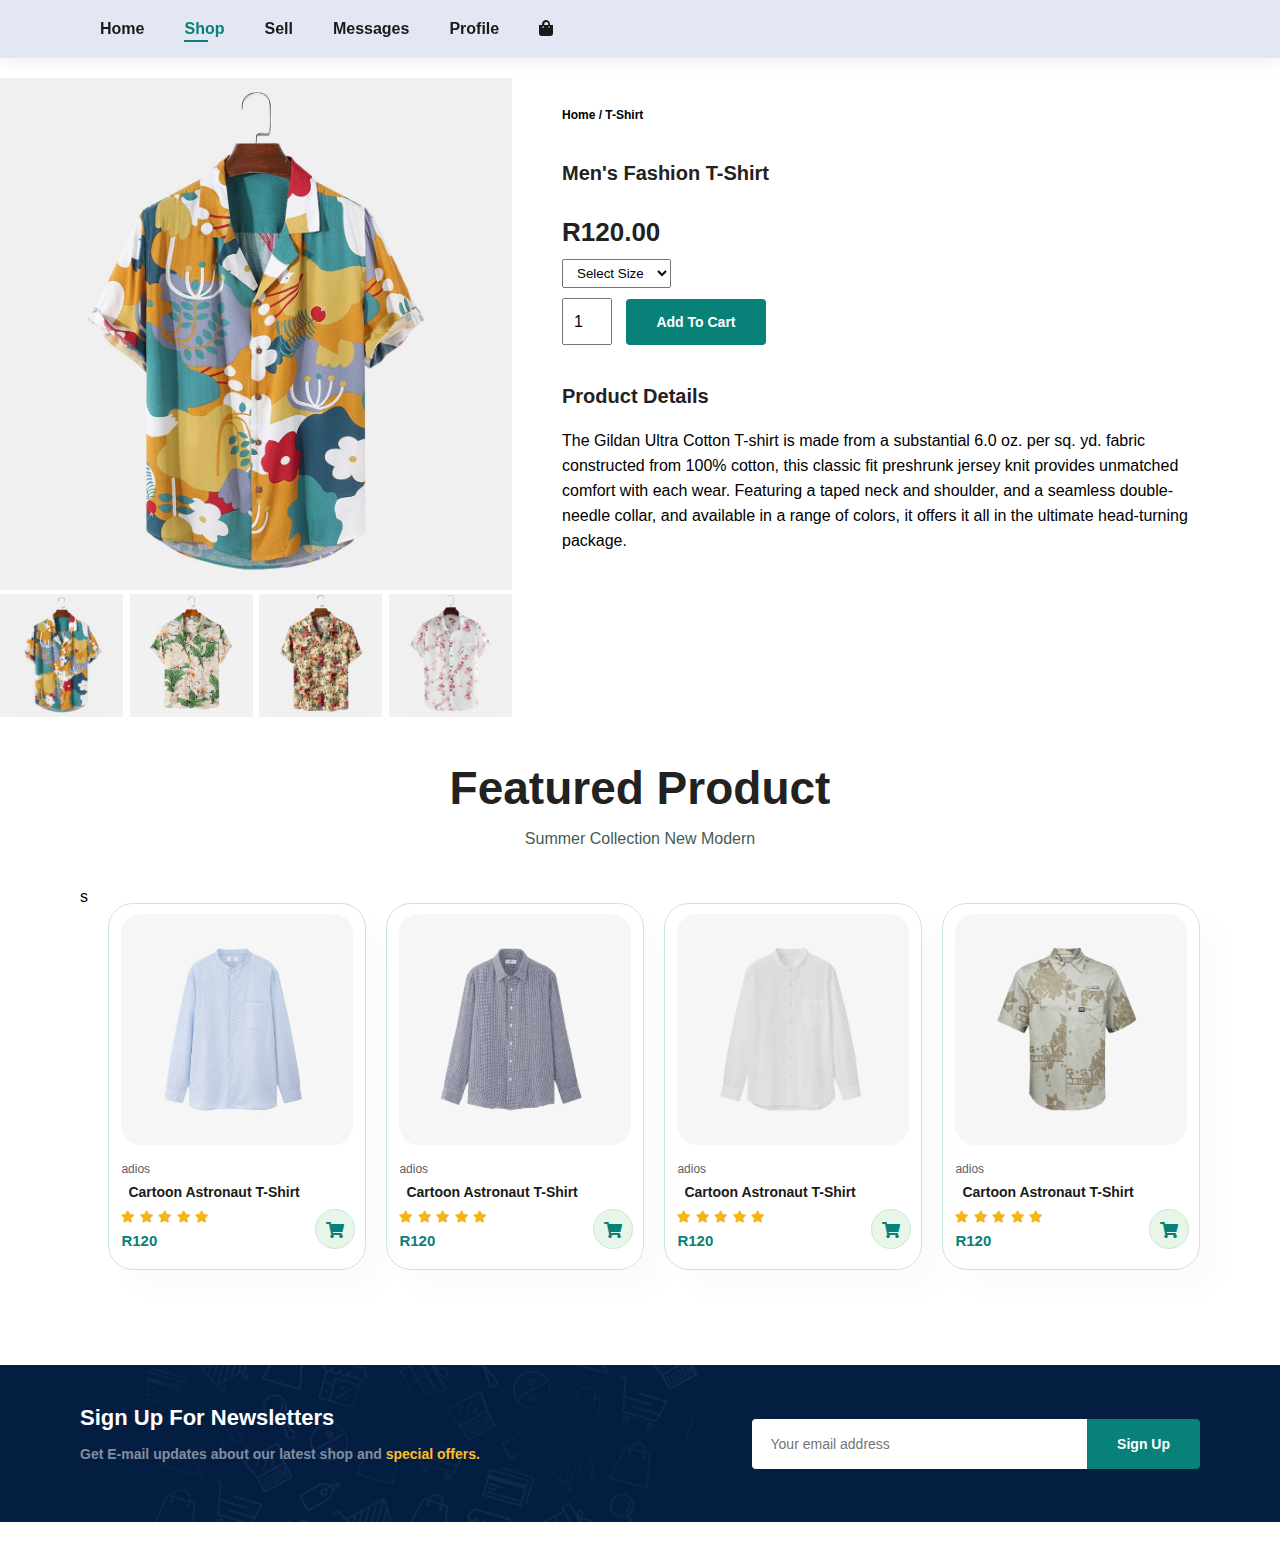
<file: sproduct.html>
<!DOCTYPE html>
<html lang="en">

<head>
	<meta charset="UTF-8">
	<meta http-equiv="X-UA-Compatible" content="IE=edge">
	<meta name="viewport" content="width=device-width, initial-scale=1.0">
	<title>LocalConnect SA</title>
	<link rel="stylesheet" href="https://use.fontawesome.com/releases/v5.15.4/css/all.css" />

	<link rel="stylesheet" href="style.css">
</head>

<body>
	
	<section id="header">
		<div>
			<ul id="navbar">
				<li><a href="Home.html">Home</a></li>
				<li><a class="active" href="products.html">Shop</a></li>
				<li><a href="sell.html">Sell</a></li>
				<li><a href="messages.html">Messages</a></li>
				<li><a href="profile.html">Profile</a></li>
				<li id="lg-bag"><a href="cart.html"><i class="fas fa-shopping-bag"></i></a></li>
				<a href="#" id="close"><i class="fa fa-times"></i></a>
			</ul>
		
		</div>
		<div id="mobile">
			<a href="cart.html"><i class="fas fa-shopping-bag"></i></a>
			<i id="bar" class="fas fa-outdent"></i>"
		</div>
	
	</section>

    <section id="prodetails" class="secction-p1">
        <div class="single-pro-image">
            <img src="image/Products/f1.jpg" width="100%" id="MainImg" alt="">

            <div class="small-img-group">
                <div class="small-img-col">
                    <img src="image/Products/f1.jpg" width="100%" class="small-img" alt="">
                </div>
                <div class="small-img-col">
                    <img src="image/Products/f2.jpg" width="100%" class="small-img" alt="">
                </div>
                <div class="small-img-col">
                    <img src="image/Products/f3.jpg" width="100%" class="small-img" alt="">
                </div>
                <div class="small-img-col">
                    <img src="image/Products/f4.jpg" width="100%" class="small-img" alt="">
                </div>
            </div>
        </div>

		<div class="single-pro-details">
			<h6>Home / T-Shirt</h6>
			<h4>Men's Fashion T-Shirt</h4>
			<h2>R120.00</h2>
			<select>
				<option>Select Size</option>
				<option>XL</option>
				<option>XXL</option>
				<option>Small</option>
				<option>Large</option>
			</select>
			<input type="number" value="1">
			<button class="normal">Add To Cart</button>
			<h4>Product Details</h4>
			<span>The Gildan Ultra Cotton T-shirt is made from a substantial 6.0 oz. per sq. yd. fabric constructed from 100% cotton, this classic fit preshrunk jersey knit provides unmatched comfort with each wear. Featuring a taped neck and shoulder, and a seamless double-needle collar, and available in a range of colors, it offers it all in the ultimate head-turning package.</span>
		</div>


    </section>

	<section id="Product1" class="section-p1">
		<h2>Featured Product</h2>
		<p>Summer Collection New Modern</p>
		<div class="pro-container">s
			<div class="pro">
				<img src="image/Products/n1.jpg" alt="">
				<div class="des">
					<span>adios</span>
					<h5>Cartoon Astronaut T-Shirt</h5>
					<div class="star">
						<i class="fas fa-star"></i>
						<i class="fas fa-star"></i>
						<i class="fas fa-star"></i>
						<i class="fas fa-star"></i>
						<i class="fas fa-star"></i>
					</div>
					<h4>R120</h4>
				</div>
				<a href="#"><i class="fa fa-shopping-cart cart"></i></a>
			</div>
			<div class="pro">
				<img src="image/Products/n2.jpg" alt="">
				<div class="des">
					<span>adios</span>
					<h5>Cartoon Astronaut T-Shirt</h5>
					<div class="star">
						<i class="fas fa-star"></i>
						<i class="fas fa-star"></i>
						<i class="fas fa-star"></i>
						<i class="fas fa-star"></i>
						<i class="fas fa-star"></i>
					</div>
					<h4>R120</h4>
				</div>
				<a href="#"><i class="fa fa-shopping-cart cart"></i></a>
			</div><div class="pro">
				<img src="image/Products/n3.jpg" alt="">
				<div class="des">
					<span>adios</span>
					<h5>Cartoon Astronaut T-Shirt</h5>
					<div class="star">
						<i class="fas fa-star"></i>
						<i class="fas fa-star"></i>
						<i class="fas fa-star"></i>
						<i class="fas fa-star"></i>
						<i class="fas fa-star"></i>
					</div>
					<h4>R120</h4>
				</div>
				<a href="#"><i class="fa fa-shopping-cart cart"></i></a>
			</div><div class="pro">
				<img src="image/Products/n4.jpg" alt="">
				<div class="des">
					<span>adios</span>
					<h5>Cartoon Astronaut T-Shirt</h5>
					<div class="star">
						<i class="fas fa-star"></i>
						<i class="fas fa-star"></i>
						<i class="fas fa-star"></i>
						<i class="fas fa-star"></i>
						<i class="fas fa-star"></i>
					</div>
					<h4>R120</h4>
				</div>
				<a href="#"><i class="fa fa-shopping-cart cart"></i></a>
			
			</div>
		</div>
	</section>

	<section id="newsletter" class="section-p1 section-m1">
		<div class="newstext">
			<h4>Sign Up For Newsletters</h4>
			<p>Get E-mail updates about our latest shop and <span>special offers.</span></p>
		</div>
		<div class="form">
			<input type="text" placeholder="Your email address">
			<button class="normal">Sign Up</button>
		</div>
	</section>

	<script>
		var MainImg = document.getElementById("MainImg");
		var smallimg = document.getElementsByClassName("small-img");

		smallimg[0].onclick = function(){
			MainImg.src = smallimg[0].src;
		}
		smallimg[1].onclick = function(){
			MainImg.src = smallimg[1].src;
		}
		smallimg[2].onclick = function(){
			MainImg.src = smallimg[2].src;
		}
		smallimg[3].onclick = function(){
			MainImg.src = smallimg[3].src;
		}
	</script>

	<script src="script.js"></script>
</body>

</html>
</file>
<file: style.css>
* {
    margin: 0;
    padding: 0;
    box-sizing: border-box;
    font-family: 'Arial', sans-serif;
}

h1 {
	font-size: 50px;
	line-height: 64px;
	color: #222;
}

h2 {
	font-size: 46px;
	line-height: 54px;
	color: #222;
}

h4 {
	font-size: 20px;
	color: #222;
}

h6 {
	font-weight: 700;
	font-size: 12px;
}

p {
	font-size: 16px;
	color: #465b52;
	margin: 15px 0 20px 0;
}

.section-p1 {
	padding: 40px 80px;
}

.section-m1 {
	margin: 40px 0;
}

button.normal {
	font-size: 14px;
	font-weight: 600;
	padding: 15px 30px;
	color: #000;
	background-color: #fff;
	border-radius: 4px;
	cursor: pointer;
	border: none;
	outline: none;
	transition: 0.2s;
}

body {
	width: 100%;
}

#header {
	display: flex;
	align-items: center;
	justify-content: space-between;
	padding: 20px 80px;
	background: #E3E6F3;
	box-shadow: 0 5px 15px rgba(0, 0, 0, 0.06);
	z-index: 999;
	position: sticky;
	top: 0;
	left: 0;
}

#navbar{
	display: flex;
	align-items: center;
	justify-content: center;
}

#navbar li {
	list-style: none;
	padding: 0 20px;
	position: relative;
}

#navbar li a {
	text-decoration: none;
	font-size: 16px;
	font-weight: 600;
	color: #1a1a1a;
	transition: 0.3s ease;
}

#navbar li a:hover,
#navbar li a.active {
	color: #088178;
}

#navbar li a.active::after,
#navbar li a:hover::after {
	content: "";
	width: 30%;
	height: 2px;
	background: #088178;
	position: absolute;
	bottom: -4px;
	left: 20px;
}

#mobile {
	display: none;
	align-items: center;
}

#close{
	display: none;
}

#hero {
	background-image: url("image/hero4.jpg");
	height: 90vh;
	width: 100%;
	background-size: cover;
	background-position: top 25% right 0;
	padding: 0 80px;
	display: flex;
	flex-direction: column;
	align-items: flex-start;
	justify-content: center;
}

#hero h4 {
	padding-bottom: 15px;
}

#hero h1 {
	color: #088178;
}

#hero button {
	background-image: url("image/button.png");
	background-color: transparent;
	color: #088178;
	border: 0;
	padding: 14px 80px 14px 65px;
	background-repeat: no-repeat;
	cursor: pointer;
	font-weight: 700;
	font-size: 15px;
}

#feature {
	display: flex;
	align-items: center;
	justify-content: space-between;
	flex-wrap: wrap;
}

#feature .fe-box{
	width: 180px;
	text-align: center;
	padding: 25px 15px;
	box-shadow: 20px 20px 34px rgba(0, 0, 0, 0.03);
	border: 1px solid #cce7d0;
	border-radius: 4px;
	margin: 15px 0;
}

#feature .fe-box:hover{
	box-shadow: 10px 10px 54px rgba(70, 62, 221, 0.1);
}

#feature .fe-box img {
	width: 100%;
	margin-bottom: 10px;
}

#feature .fe-box h6 {
	display: inline-block;
	padding: 9px 8px 6px 8px;
	line-height: 1;
	border-radius: 4px;
	color: #088178;
	background-color: aquamarine;
}

#feature .fe-box:nth-child(2) h6{
	background-color: #fddde4;
}

#feature .fe-box:nth-child(3) h6{
	background-color: #cdebbc;
}

#feature .fe-box:nth-child(4) h6{
	background-color: #fff2e5;
}

#Product1 {
	text-align: center;
}

#Product1 .pro-container{
	display: flex;
	justify-content: space-between;
	padding-top: 20px;
	flex-wrap: wrap;
}

#Product1 .pro{
	width: 23%;
	min-width: 250px;
	padding: 10px 12px;
	border: 1px solid #cce7d0;
	border-radius: 25px;
	cursor: pointer;
	box-shadow: 20px 20px 30px rgba(0, 0, 0, 0.02);
	margin: 15px 0;
	transition: 0.2s ease;
	position: relative;
}

#Product1 .pro:hover {
	box-shadow: 20px 20px 30px rgba(0, 0, 0, 0.06);
}

#Product1 .pro img {
	width: 100%;
	border-radius: 20px;
}

#Product1 .pro .des{
	text-align: start;
	padding: 10px 0;
}

#Product1 .pro .des span{
	color: #606063;
	font-size: 12px;
}

#Product1 .pro .des h5{
	padding: 7px;
	color: #1a1a1a;
	font-size: 14px;
}

#Product1 .pro .des i {
	font-size: 12px;
	color: rgb(243, 181, 25);
}

#Product1 .pro .des h4 {
	padding-top: 7px;
	font-size: 15px;
	font-weight: 700;
	color: #088178;
}

#Product1 .pro .cart{
	width: 40px;
	height: 40px;
	line-height: 40px;
	border-radius: 50px;
	background-color: #e8f6ea;
	color: #088178;
	border: 1px solid #cce7d0;
	position: absolute;
	bottom: 20px;
	right: 10px;
}

#banner {
	display: flex;
	flex-direction: column;
	justify-content: center;
	align-items: center;
	text-align: center;
	background-image: url("image/banner/b2.jpg");
	width: 100%;
	height: 40vh;
	background-size: cover;
	background-position: center;
}

#banner h4{
	color: #fff;
	font-size: 16px;
}

#banner h2{
	color: #fff;
	font-size: 30px;
	padding: 10px 0;
}

#banner h2 span {
	color: #ef3636;
}

#banner button:hover {
	background: #088178;
	color: #fff;
}

#newsletter {
	display: flex;
	justify-content: space-between;
	flex-wrap: wrap;
	align-items: center;
	background-image: url("image/banner/b14.png");
	background-repeat: no-repeat;
	background-position: 20% 30%;
	background-color: #041e42;
}

#newsletter h4 {
	font-size: 22px;
	font-weight: 700;
	color: #fff;
}

#newsletter p {
	font-size: 14px;
	font-weight: 600;
	color: #818ea0;
}

#newsletter p span {
	color: #ffbd27;
}

#newsletter .form {
	display: flex;
	width: 40%;
}

#newsletter input {
	height: 3.125rem;
	padding: 0 1.25em;
	font-size: 14px;
	width: 100%;
	border: 1px solid transparent;
	border-radius: 4px;
	outline: none;
	border-top-right-radius: 0;
	border-bottom-right-radius: 0;
}

#newsletter button {
	background-color: #088178;
	color: #fff;
	white-space: nowrap;
	border-top-left-radius: 0;
	border-bottom-left-radius: 0;
}

@media (max-width:799px) {
	.section-p1{
		padding: 40px 40px;
	}

	#navbar {
		display: flex;
		flex-direction: column;
		align-items: flex-start;
		justify-content: flex-start;
		position: fixed;
		top: 0;
		right: -300px;
		height: 100vh;
		width: 300px;
		background-color: #E3E6F3;
		box-shadow: 0 40PX 60PX rgba(0, 0, 0, 0.1);
		padding: 80px 0 0 10px;
		transition: 0.3s;
	}

	#navbar.active {
		right: 0px;
	}

	#navbar li {
		margin-bottom: 25px;
	}

	#mobile {
	display: flex;
	align-items: center;
	}

	#mobile i {
		color: #1a1a1a;
		font-size: 24px;
		padding: 20px;
	}

	#close{
		display: initial;
		position: absolute;
		top: 30px;
		left: 30px;
		color: #222;
		font-size: 24px;
	}

	#lg-bag{
		display: none;
	}

	#hero {
		height: 70vh;
		padding: 0 80px;
		background-position: top 30% right 30%;
	}

	#feature {
		justify-content: center;
	}

	#feature .fe-box {
		margin: 15px 15px;
	}

	#product1 .pro-container {
		justify-content: center;
	}
}

/* Shop Page */
#page-header {
	background-image: url("image/banner/b1.jpg");
	width: 100%;
	height: 40vh;
	background-size: cover;
	display: flex;
	justify-content: center;
	text-align: center;
	flex-direction: column;
	padding: 14px;
}

#page-header h2,
#page-header p{
	color: #fff;
}

#pagination {
	text-align: center;
}

#pagination a {
	text-decoration: none;
	background-color: #088178;
	padding: 15px 20px;
	border-radius: 4px;
	color: #fff;
	font-weight: 600;
}

#pagination a i {
	font-size: 16px;
	font-weight: 600;
}

#prodetails {
	display: flex;
	margin-top: 20px;
}

#prodetails .single-pro-image {
	width: 40%;
	margin-right: 50px;
}

.small-img-group{
	display: flex;
	justify-content: space-between;
}

.small-img-col {
	flex-basis: 24%;
	cursor: pointer;
}

#prodetails .single-pro-details {
	width: 50%;
	padding-top: 30px;
}

#prodetails .single-pro-details h4 {
	padding: 40px 0 20px 0;
}

#prodetails .single-pro-details h2 {
	font-size: 26px;
}

#prodetails .single-pro-details select {
	display: block;
	padding: 5px 10px;
	margin-bottom: 10px;
}

#prodetails .single-pro-details input {
	width: 50px;
	height: 47px;
	padding-left: 10px;
	font-size: 16px;
	margin-right: 10px;
}

#prodetails .single-pro-details input:focus {
	outline: none;
}

#prodetails .single-pro-details button {
	background: #088178;
	color: #fff;
}

#prodetails .single-pro-details span{
	line-height: 25px;
}

/* Cart Page */
#cart table {
	width: 100%;
	border-collapse: collapse;
	table-layout: fixed;
	white-space: nowrap;
}

#cart table img {
	width: 70px;
}

#cart table td:nth-child(1){
	width: 100px;
	text-align: center;
}

#cart table td:nth-child(2){
	width: 150px;
	text-align: center;
}

#cart table td:nth-child(3){
	width: 250px;
	text-align: center;
}

#cart table td:nth-child(4),
#cart table td:nth-child(5),
#cart table td:nth-child(6){
	width: 150px;
	text-align: center;
}

#cart table td:nth-child(5) input {
	width: 70px;
	padding: 10px 5px 10px 15px;
}

#cart table thead {
	border: 1px solid #e2e9e1;
	border-left: none;
	border-right: none;
}

#cart table thead td {
	font-weight: 700;
	text-transform: uppercase;
	font-size: 13px;
	padding: 18px 0;
}

#cart table tbody tr td {
	padding: 15px;
}

#cart table tbody td {
	font-size: 13px;
}

#cart-add {
	display: flex;
	flex-wrap: wrap;
	justify-content: space-between;
}

#coupon {
	width: 50%;
	margin-bottom: 30px;
}

#coupon h3,
#subtotal h3 {
	padding-bottom: 15px;
}

#coupon input{
	padding: 10px 20px;
	outline: none;
	width: 60%;
	margin-right: 10px;
	border: 1px solid #e2e9e1;
}

#coupon button,
#subtotal button {
	background-color: #088178;
	color: #fff;
	padding: 12px 20px;
}

#subtotal {
	width: 50%;
	margin-bottom: 30px;
	border: 1px solid #e2e9e1;
	padding: 30px;
}

#subtotal table {
	border-collapse: collapse;
	width: 100%;
	margin-bottom: 20px;
}

#subtotal table td {
	width: 50%;
	border: 1px solid #e2e9e1;
	padding: 10px;
	font-size: 13px;
}
</file>
